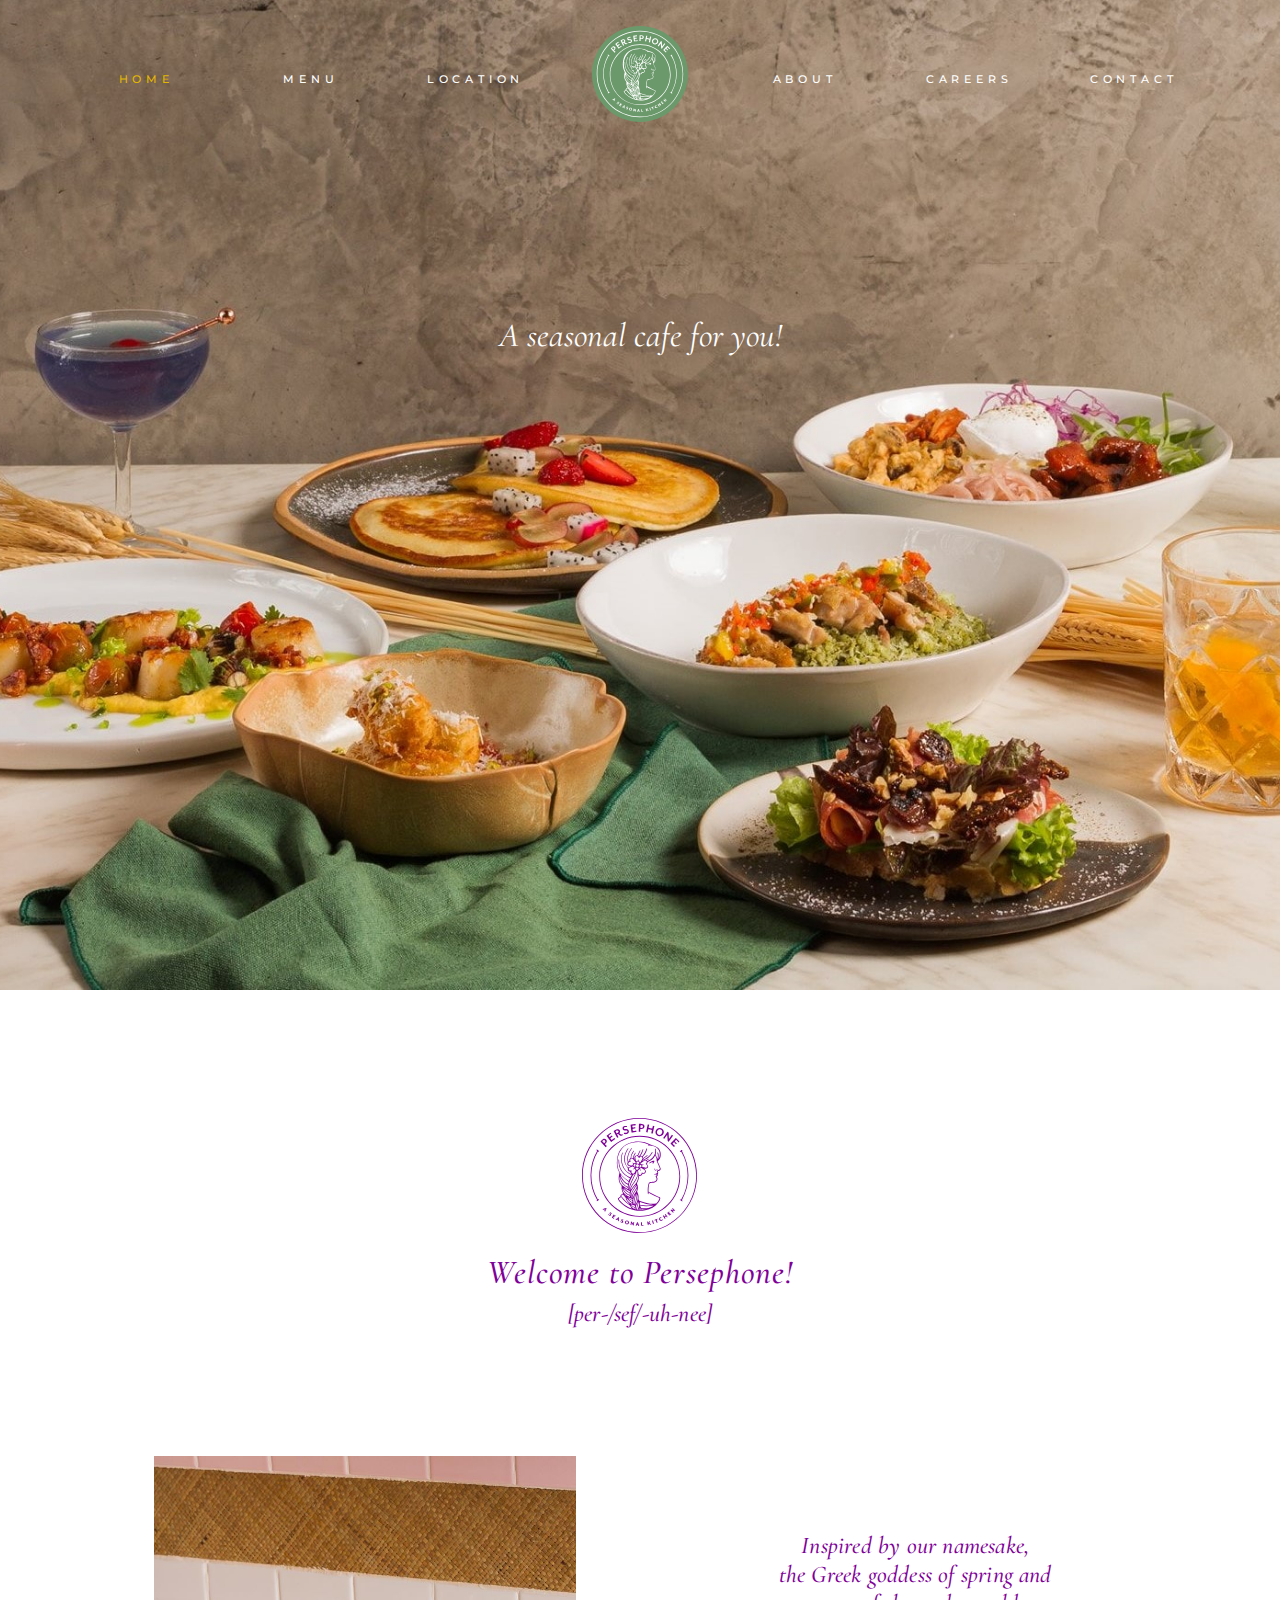
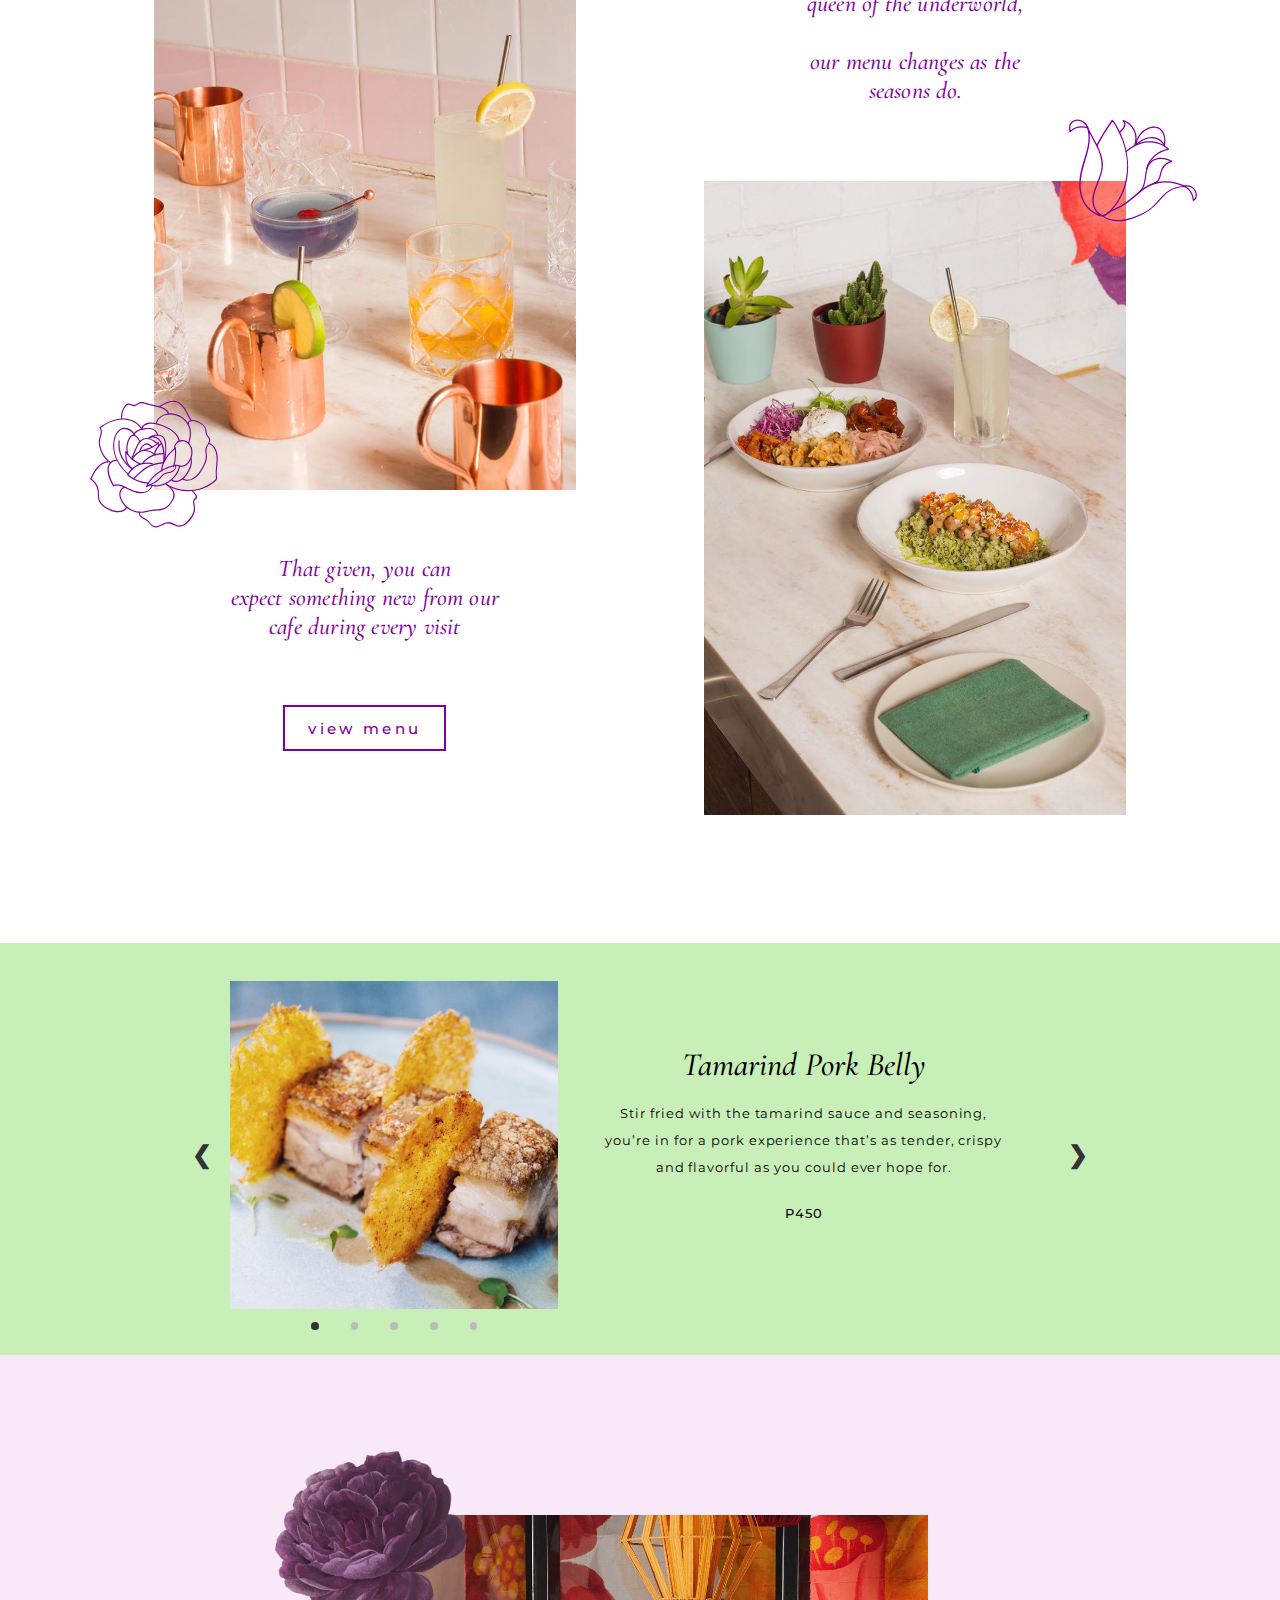
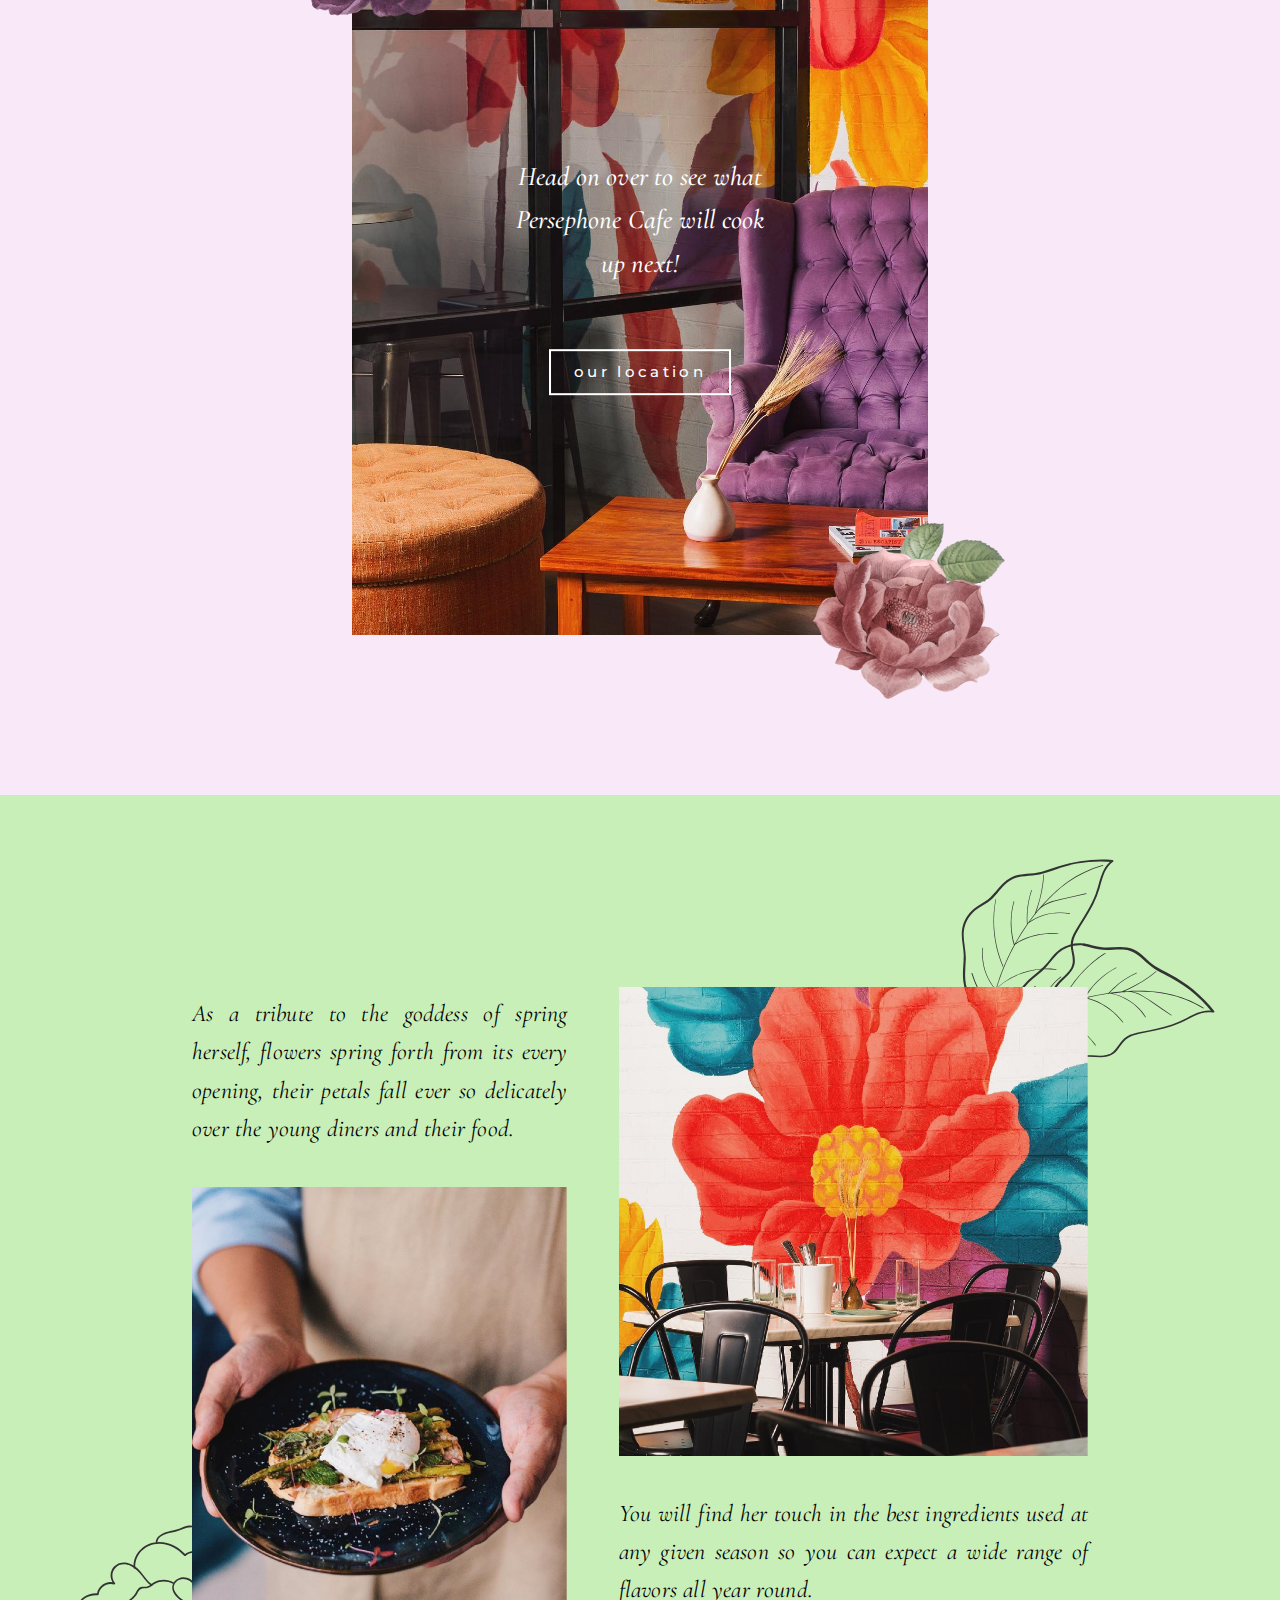
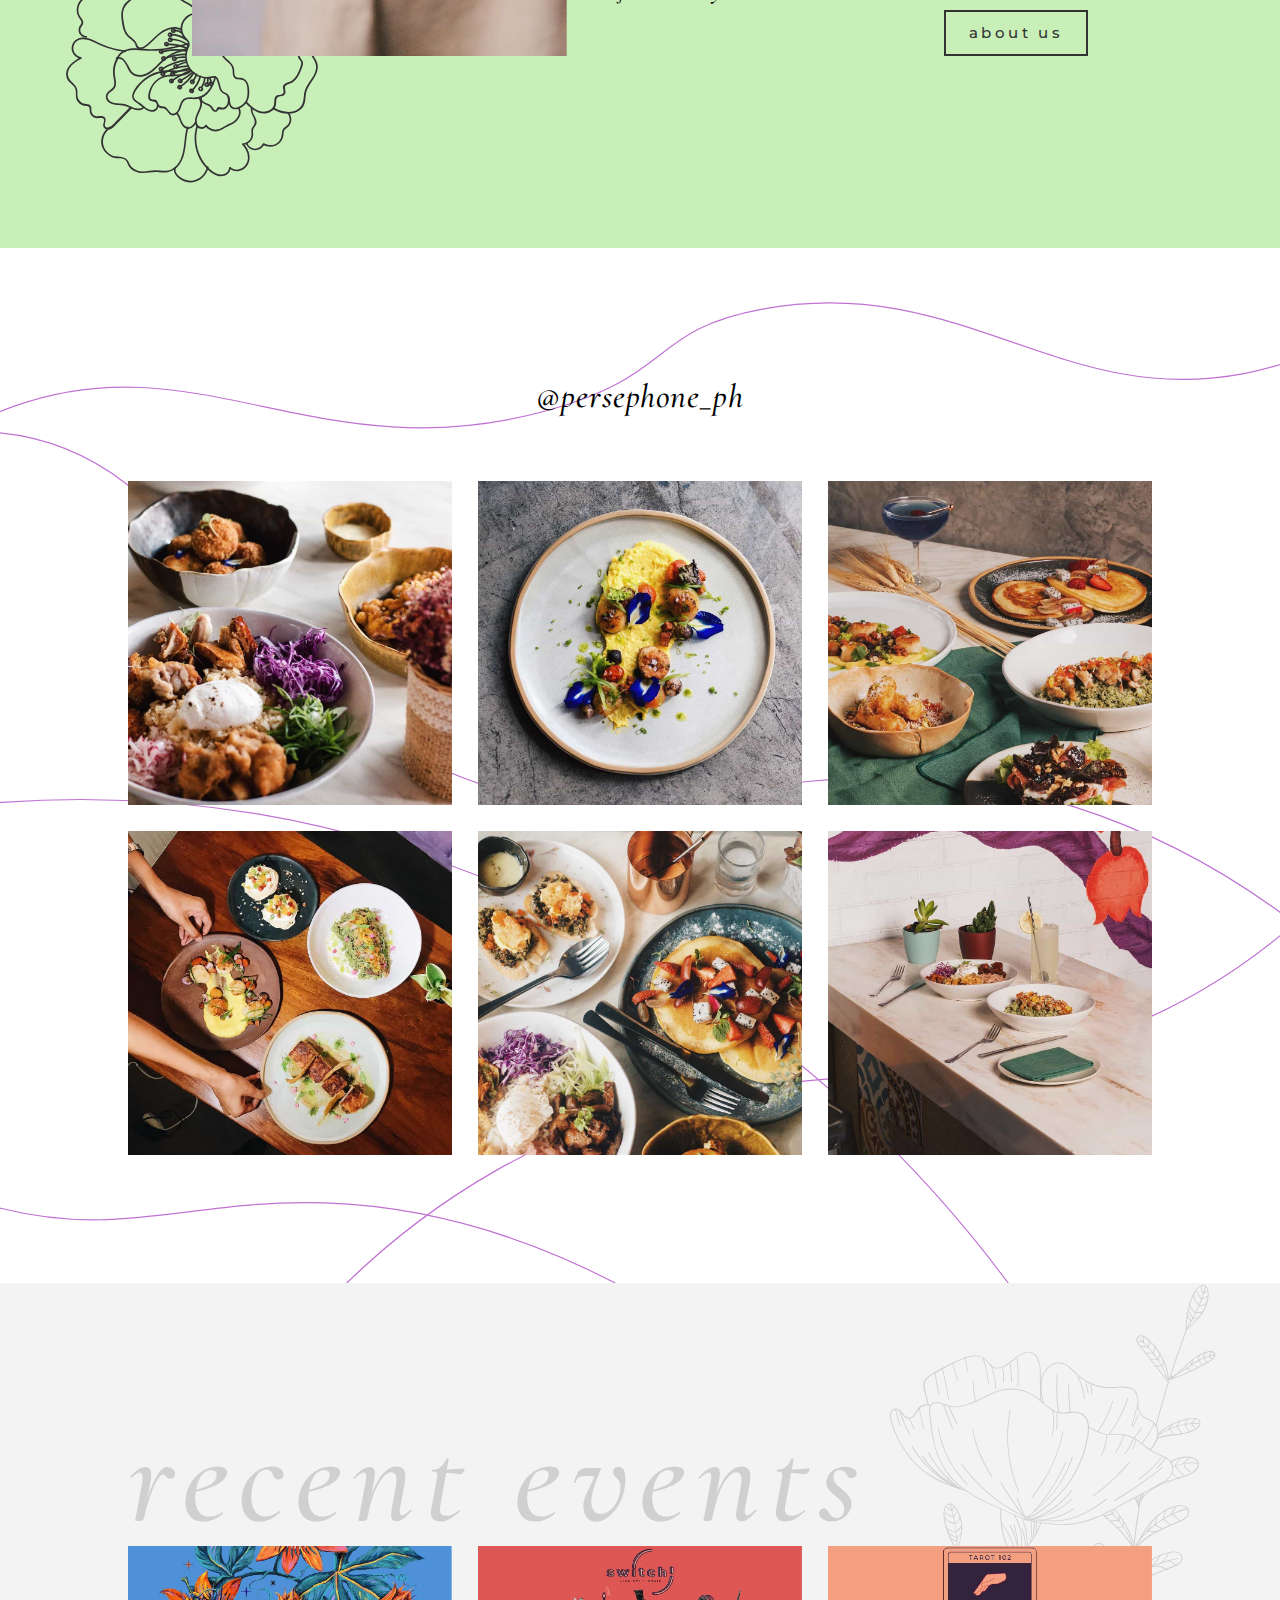
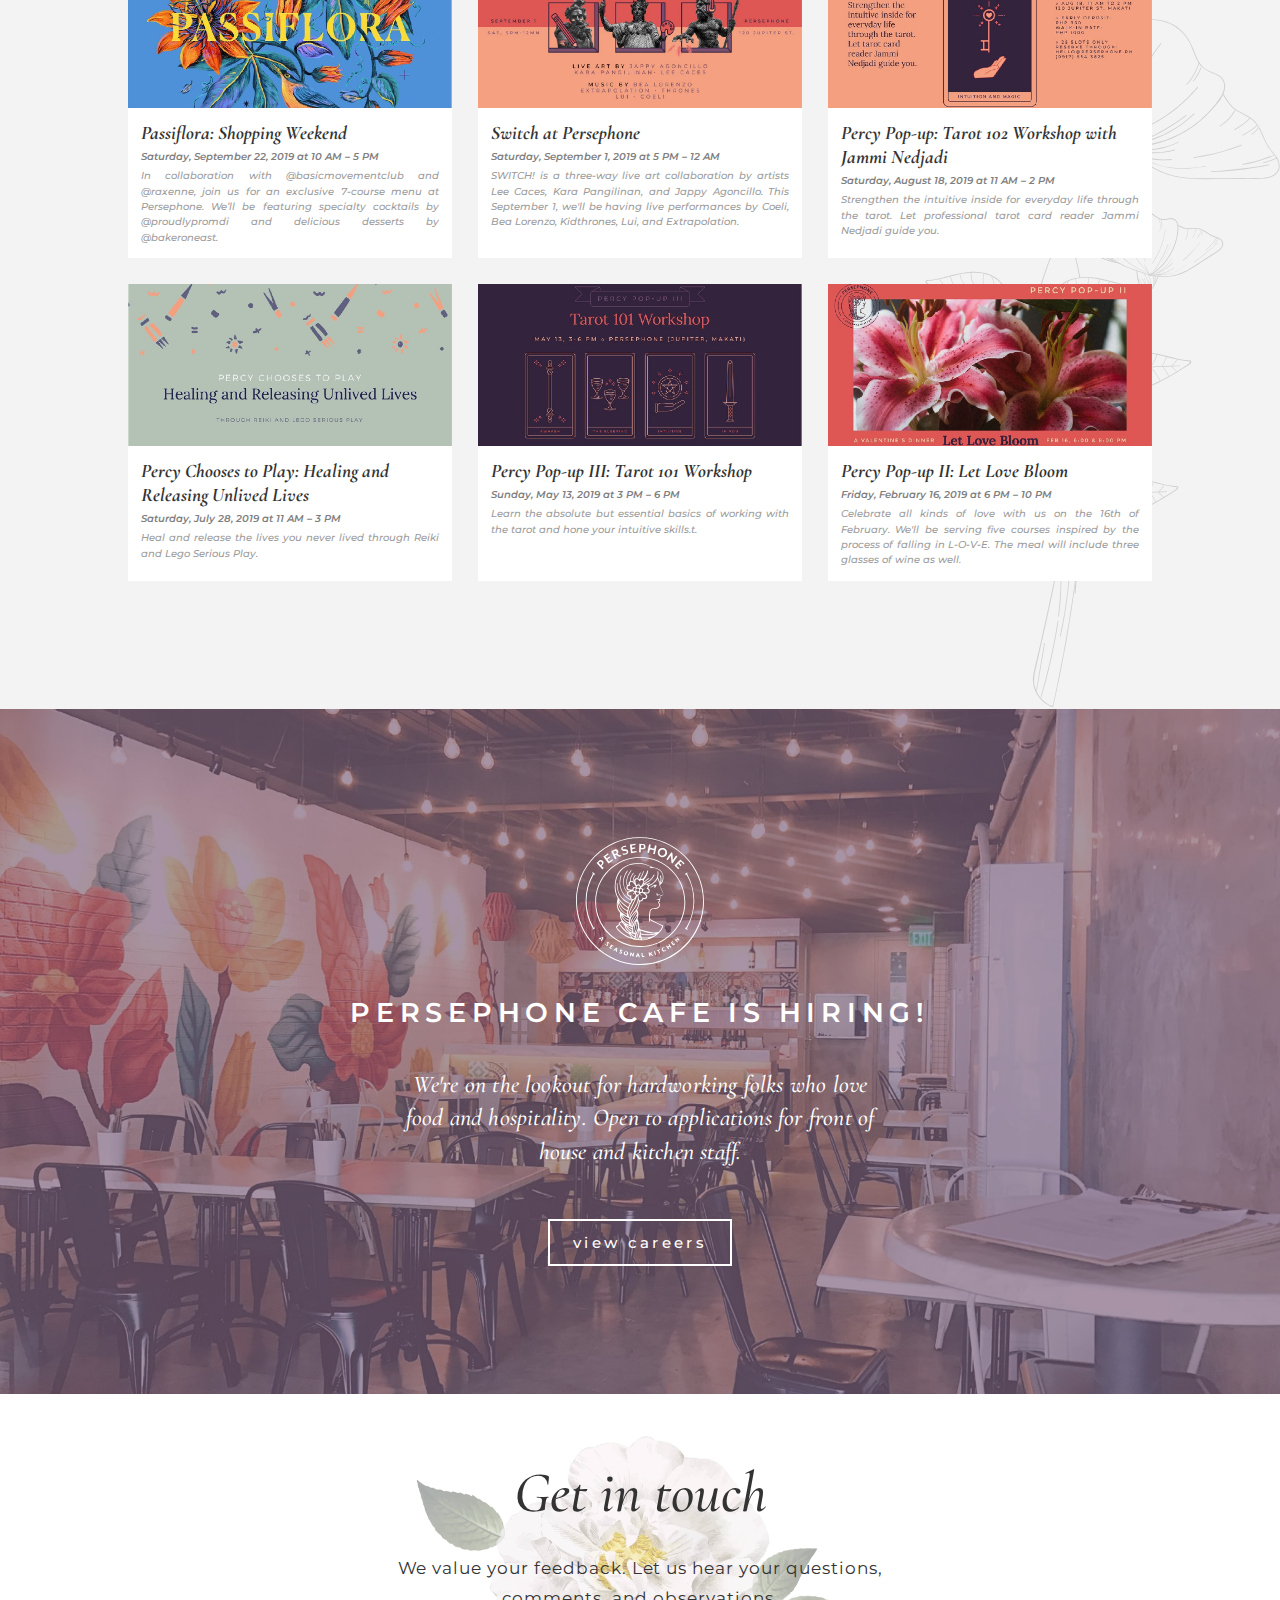
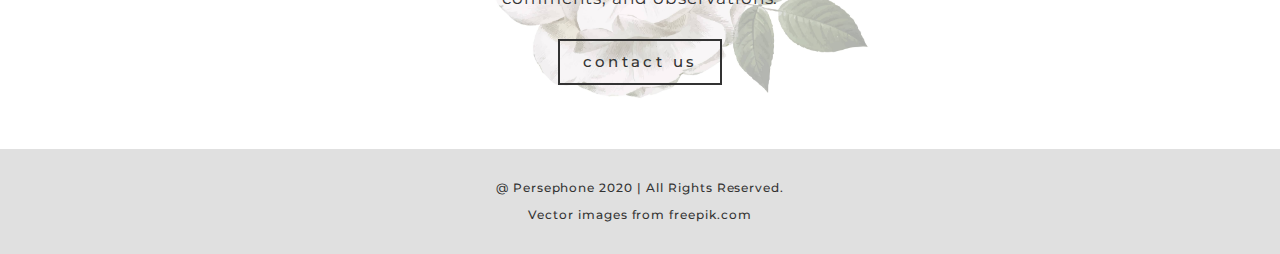
<file: index.html>
<!DOCTYPE html>
<html>
    <head>
        <title>Persephone Café - A Seasonal Kitchen in Manila</title>
        <meta name="viewport" content="width=device-width">
        <meta charset="UTF-8">
        <meta description="Located in the heart of Manila, Philippines, Persephone Café is a seasonal kitchen that serves dishes as colorful and refreshing as its interiors!">
        <link rel="stylesheet" type="text/css" href="CSS/style.css" media="screen" />
        <link href="https://fonts.googleapis.com/css?family=Cormorant+Garamond:300i,400i,500i|Montserrat:400,500,600&display=swap" rel="stylesheet">
        <link rel="icon" href="IMG/favicon.ico" type="image/x-icon"/>
    </head>
    <body class="index">
        <nav>
            <ul>
                <li class="item">
                    <a href="#" class="active">home</a>
                </li>
                <li class="item">
                    <a href="menu.html">menu</a>
                </li>
                <li class="item">
                    <a href="location.html">location</a>
                </li>
                <li>
                    <p class="nav">Persephone Café</p>
                    <embed src="SVG/logo-green.svg" type="image/svg+xml" class="logo"/> 
                    <p class="nav">A Seasonal Kitchen</p>
                </li>
                <li class="item">
                    <a href="about.html">about</a>
                </li>
                <li class="item">
                    <a href="careers.html">careers</a>
                </li>
                <li class="item">
                    <a href="contact.html">contact</a>
                </li>
            </ul>
            <span class="toggle" id="toggle">
                <h1 class="fas fa-bars">&#9776;</h1>
            </span>
        </nav>
		<header class="index">
			<h1>A seasonal cafe for you!</h1>
		</header>
		
		<section class="intro">
            <embed src="SVG/index/logo-purple-line.svg" type="image/svg+xml" class="logo"/> 
			<h2>Welcome to Persephone!</h2>
			<h3>[per-/sef/-uh-nee]</h3>
            <div class="container">
                <div class="left">
                    <div>
                        <img src="IMG/index/left-image.jpg" alt="Persephone Cafe beverages such as cocktails, tequila, and lemonade">
                        <embed src="SVG/index/flower1.svg" type="image/svg+xml" class="flower"/> 
                    </div>
                    <h2>That given, you can<br>expect something new from our<br>cafe during every visit</h2>
                    <a href="menu.html"><div class="button">view menu</div></a>
                </div>
                <div class="right">
                    <h2>Inspired by our namesake,<br>the Greek goddess of spring and<br>queen of the underworld,<br><br>our menu changes as the<br>seasons do.</h2>
                    <div>
                        <img src="IMG/index/right-image.jpg" alt="Persephone Cafe breakfast food bowls with chicken, egg, pork, rice, and vegetables">
                        <embed src="SVG/index/flower2.svg" type="image/svg+xml" class="flower"/> 
                    </div>
                </div>
            </div>
		</section>
		
		<section class="bestsellers">
            <div class="container">
                <div class="bestseller">
                    <div class="container">
                        <div class="left">
                            <img src="IMG/index/best1.jpg" alt="Persephone Cafe Tamarind Pork Belly">
                        </div>
                        <div class="right">
                            <h1>Tamarind Pork Belly</h1>
                            <h2>Stir fried with the tamarind sauce and seasoning, you’re in for a pork experience that’s as tender, crispy and flavorful as you could ever hope for.</h2>
                            <h2 style="font-weight:500">P450</h2>
                        </div>
                    </div>
                </div>

                <div class="bestseller">
                    <div class="container">
                        <div class="left">
                            <img src="IMG/index/best2.jpg" alt="Persephone Cafe Fishball">
                        </div>
                        <div class="right">
                            <h1>Fishball</h1>
                            <h2>This might just be the prettiest version of the classic Filipino street food you’ll ever see. These golden-brown balls are made of cream dory, squid, shrimp, and special secret herbs.</h2>
                            <h2 style="font-weight:500">P185</h2>
                        </div>
                    </div>
                </div>

                <div class="bestseller">
                    <div class="container">
                        <div class="left">
                            <img src="IMG/index/best3.jpg" alt="Persephone Cafe Red Burger">
                        </div>
                        <div class="right">
                            <h1>Red Burger</h1>
                            <h2>With the zing of the soft and tender fried chicken coated in sweet and spicy gochujang, you get a tantalizing tumble of tastes in one bite.</h2>
                            <h2 style="font-weight:500">P345</h2>
                        </div>
                    </div>
                </div>

                <div class="bestseller">
                    <div class="container">
                        <div class="left">
                            <img src="IMG/index/best4.jpg" alt="Persephone Cafe Aviation Tequila">
                        </div>
                        <div class="right">
                            <h1>Aviation</h1>
                            <h2>The underworld play comes in through their own concoctions of cocktails that are served even by day. This drink will surely blend in well with your meals!</h2>
                            <h2 style="font-weight:500">P285</h2>
                        </div>
                    </div>
                </div>

                <div class="bestseller">
                    <div class="container">
                        <div class="left">
                            <img src="IMG/index/best5.jpg" alt="Persephone Cafe Scallop in Corn">
                        </div>
                        <div class="right">
                            <h1>Scallop in Corn</h1>
                            <h2>If you’re looking for something light yet flavorful, the creaminess of this corn puree blends well with the perfectly cooked scallops as well as the tomatoes!</h2>
                            <h2 style="font-weight:500">P465</h2>
                        </div>
                    </div>
                </div>

                <a class="prev" onclick="plusSlides(-1)">&#10094;</a>
                <a class="next" onclick="plusSlides(1)">&#10095;</a>

                <div style="text-align:center" class="dots">
                    <span class="dot"></span> 
                    <span class="dot"></span> 
                    <span class="dot"></span> 
                    <span class="dot"></span> 
                    <span class="dot"></span> 
                </div>
            </div>
        </section>
			
        <section class="location-index">
            <div class="container">
                <img src="IMG/index/location.jpg" alt="Persephone Cafe interiors">
                <div class="center">
                    <h1>Head on over to see what Persephone Cafe will cook up next!</h1>
                    <a href="location.html"><div class="button">our location</div></a>
                </div>
                <img src="IMG/index/flower1.png" alt="Violet flower" class="flower1">
                <img src="IMG/index/flower2.png" alt="Pink flower" class="flower2">
            </div>
        </section>

        <section class="about-index">
            <div class="container">
                <div class="left">
                    <h2>As a tribute to the goddess of spring herself, flowers spring forth from its every opening, their petals fall ever so delicately over the young diners and their food.</h2>
                    <div class="flower">
                        <img src="IMG/index/about-left.png" alt="Persephone Cafe bread toast with egg and asparagus">
                        <embed src="SVG/index/flower3.svg" type="image/svg+xml" class="flower1"/> 
                    </div>
                </div>
                <div class="right">
                    <div class="flower">
                        <embed src="SVG/index/flower4.svg" type="image/svg+xml" class="flower2"/> 
                        <img src="IMG/index/about-right.png" alt="Persephone Cafe interiors and wall art">
                    </div>
                    <h2>You will find her touch in the best ingredients used at any given season so you can expect a wide range of flavors all year round.</h2>
                    <a href="about.html"><div class="button">about us</div></a>
                </div>
            </div>
        </section>

        <section class="instagram">
            <h1>@persephone_ph</h1>
            <div class="container">
                <a href="https://www.instagram.com/p/BkoZqMZgZDk/" target="_blank"><img src="IMG/index/ig1.jpg"></a>
                <a href="https://www.instagram.com/p/Biih2bWBW9M/" target="_blank"><img src="IMG/index/ig2.jpg"></a>
                <a href="https://www.instagram.com/p/BgIdHBiFAah/" target="_blank"><img src="IMG/index/ig3.jpg"></a>
                <a href="https://www.instagram.com/p/Bi0wKvLhApJ/" target="_blank"><img src="IMG/index/ig4.jpg"></a>
                <a href="https://www.instagram.com/p/Bh-e2_thKaU/" target="_blank"><img src="IMG/index/ig5.jpg"></a>
                <a href="https://www.instagram.com/p/BgPzJyXlEWj/" target="_blank"><img src="IMG/index/ig6.jpg"></a>
            </div>
        </section>
			
			<section class="events">
				<h1>recent events</h1>
				<div class="container">
                    <div class="event one">
                        <a href="https://www.facebook.com/events/1117718348382450/" target="_blank">
                            <div>
                                <div class="image"></div>
                                <div class="content">
                                    <h3>Passiflora: Shopping Weekend</h3>
                                    <h4>Saturday, September 22, 2019 at 10 AM – 5 PM</h4>
                                    <h5>In collaboration with @basicmovementclub and @raxenne, join us for an exclusive 7-course menu at Persephone. We’ll be featuring specialty cocktails by @proudlypromdi and delicious desserts by @bakeroneast.</h5>
                                </div>
                            </div>
                        </a>
                    </div>
                    <div class="event two">
                        <a href="https://www.facebook.com/events/321138418456597/" target="_blank">
                            <div>
                                <div class="image"></div>
                                <div class="content">
                                    <h3>Switch at Persephone</h3>
                                    <h4>Saturday, September 1, 2019 at 5 PM – 12 AM</h4>
                                    <h5>SWITCH! is a three-way live art collaboration by artists Lee Caces, Kara Pangilinan, and Jappy Agoncillo. This September 1, we'll be having live performances by Coeli, Bea Lorenzo, Kidthrones, Lui, and Extrapolation.</h5>
                                </div>
                            </div>
                        </a>
                    </div>
                    <div class="event three">
                        <a href="https://www.facebook.com/events/270163597092777/" target="_blank">
                            <div>
                                <div class="image"></div>
                                <div class="content">
                                    <h3>Percy Pop-up: Tarot 102 Workshop with Jammi Nedjadi</h3>
                                    <h4>Saturday, August 18, 2019 at 11 AM – 2 PM</h4>
                                    <h5>Strengthen the intuitive inside for everyday life through the tarot. Let professional tarot card reader Jammi Nedjadi guide you.</h5>
                                </div>
                            </div>
                        </a>
                    </div>
                    <div class="event four">
                        <a href="https://www.facebook.com/events/2153359651576253/" target="_blank">
                            <div>
                                <div class="image"></div>
                                <div class="content">
                                    <h3>Percy Chooses to Play: Healing and Releasing Unlived Lives</h3>
                                    <h4>Saturday, July 28, 2019 at 11 AM – 3 PM</h4>
                                    <h5>Heal and release the lives you never lived through Reiki and Lego Serious Play.</h5>
                                </div>
                            </div>
                        </a>
                    </div>
                    <div class="event five">
                        <a href="https://www.facebook.com/events/181308985851499/" target="_blank">
                            <div>
                                <div class="image"></div>
                                <div class="content">
                                    <h3>Percy Pop-up III: Tarot 101 Workshop</h3>
                                    <h4>Sunday, May 13, 2019 at 3 PM – 6 PM</h4>
                                    <h5>Learn the absolute but essential basics of working with the tarot and hone your intuitive skills.t.</h5>
                                </div>
                            </div>
                        </a>
                    </div>
                    <div class="event six">
                        <a href="https://www.facebook.com/events/1334706809966795/" target="_blank">
                            <div>
                                <div class="image"></div>
                                <div class="content">
                                    <h3>Percy Pop-up II: Let Love Bloom</h3>
                                    <h4>Friday, February 16, 2019 at 6 PM – 10 PM</h4>
                                    <h5>Celebrate all kinds of love with us on the 16th of February. We'll be serving five courses inspired by the process of falling in L-O-V-E. The meal will include three glasses of wine as well.</h5>
                                </div>
                            </div>
                        </a>
                    </div>
				</div>
			</section>
			
			<section class="careers-index">
                <embed src="SVG/index/logo-white-line.svg" type="image/svg+xml" class="logo"/> 
				<h1>PERSEPHONE CAFE IS HIRING!</h1>
				<p>We're on the lookout for hardworking folks who love food and hospitality.
				Open to applications for front of house and kitchen staff.</p>
				<a href="careers.html"><div class="button">view careers</div></a>
			</section>
			
			<section class="contact-index">
				<h1>Get in touch</h1>
				<p>We value your feedback. Let us hear your questions, comments, and observations.</p>
				<a href="careers.html"><div class="button">contact us</div></a>
			</section>
			
			<footer>
				<p>@ Persephone 2020 | All Rights Reserved.</p>
                <p>Vector images from freepik.com</p>
			</footer>
	</body>
    
    <script>
            var slideIndex = 1;
            showSlides(slideIndex);

            function plusSlides(n) {
                showSlides(slideIndex += n);
            }

            function currentSlide(n) {
                showSlides(slideIndex = n);
            }

            function showSlides(n) {
                var i;
                var slides = document.getElementsByClassName("bestseller");
                var dots = document.getElementsByClassName("dot");
                if (n > slides.length) {
                    slideIndex = 1
                }
                if (n < 1) {
                    slideIndex = slides.length
                }
                for (i = 0; i < slides.length; i++) {
                    slides[i].style.display = "none";
                }
                for (i = 0; i < dots.length; i++) {
                    dots[i].className = dots[i].className.replace(" active", "");
                }
                slides[slideIndex-1].style.display = "block";
                dots[slideIndex-1].className += " active";
            }
    </script>
    <script src="JS/index.js"></script>
</html>
</file>
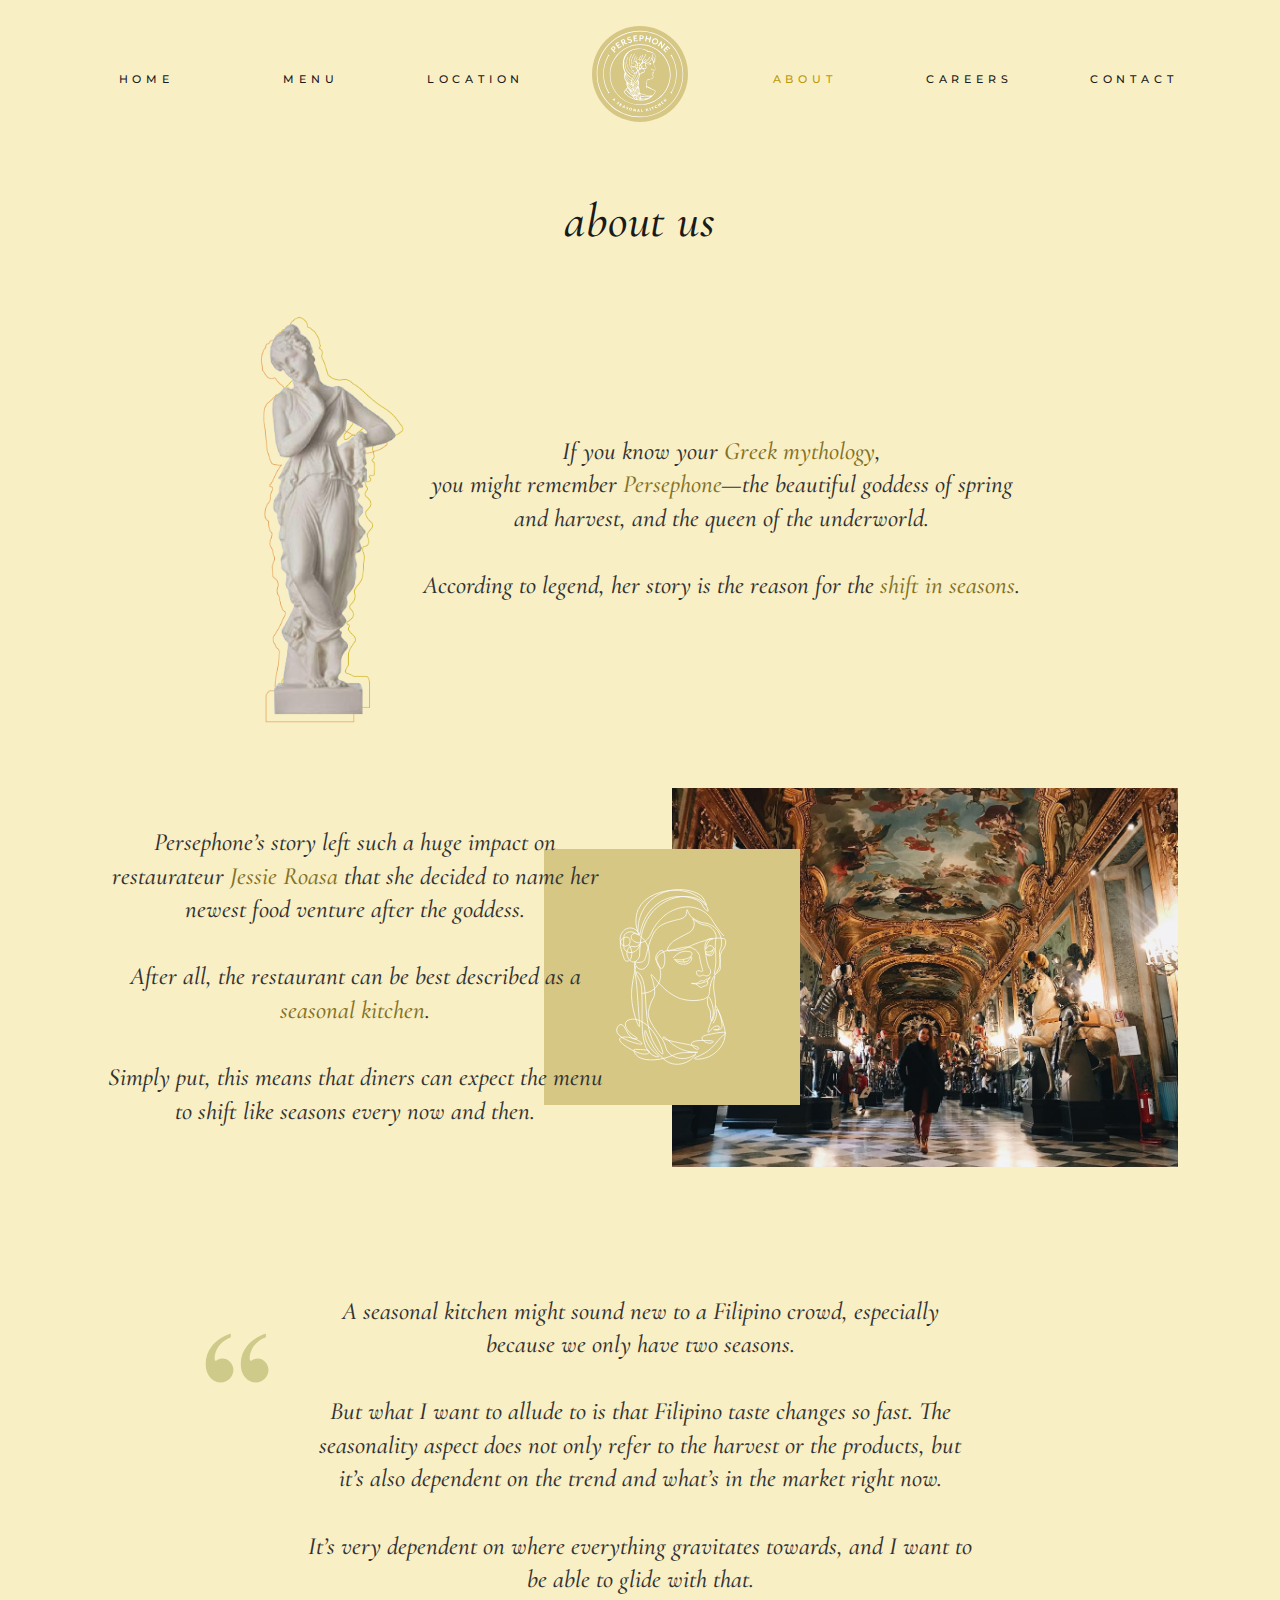
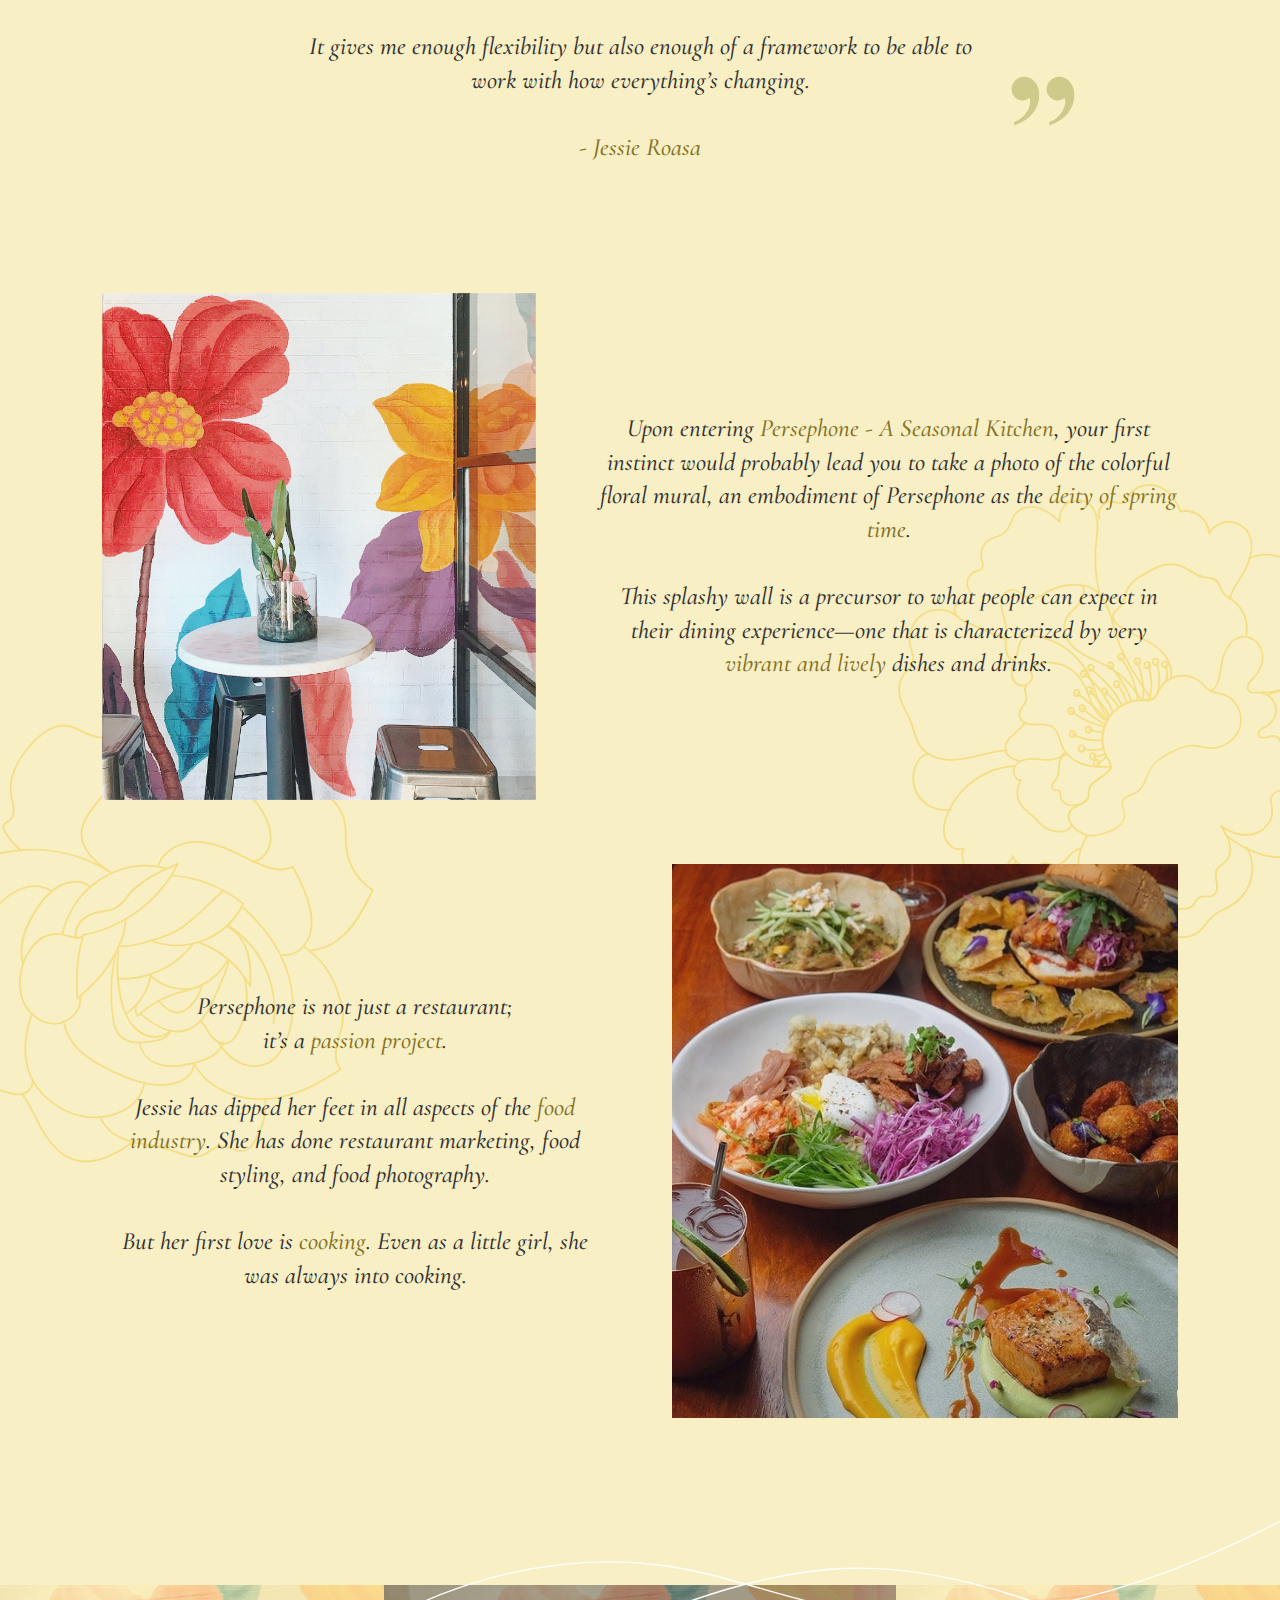
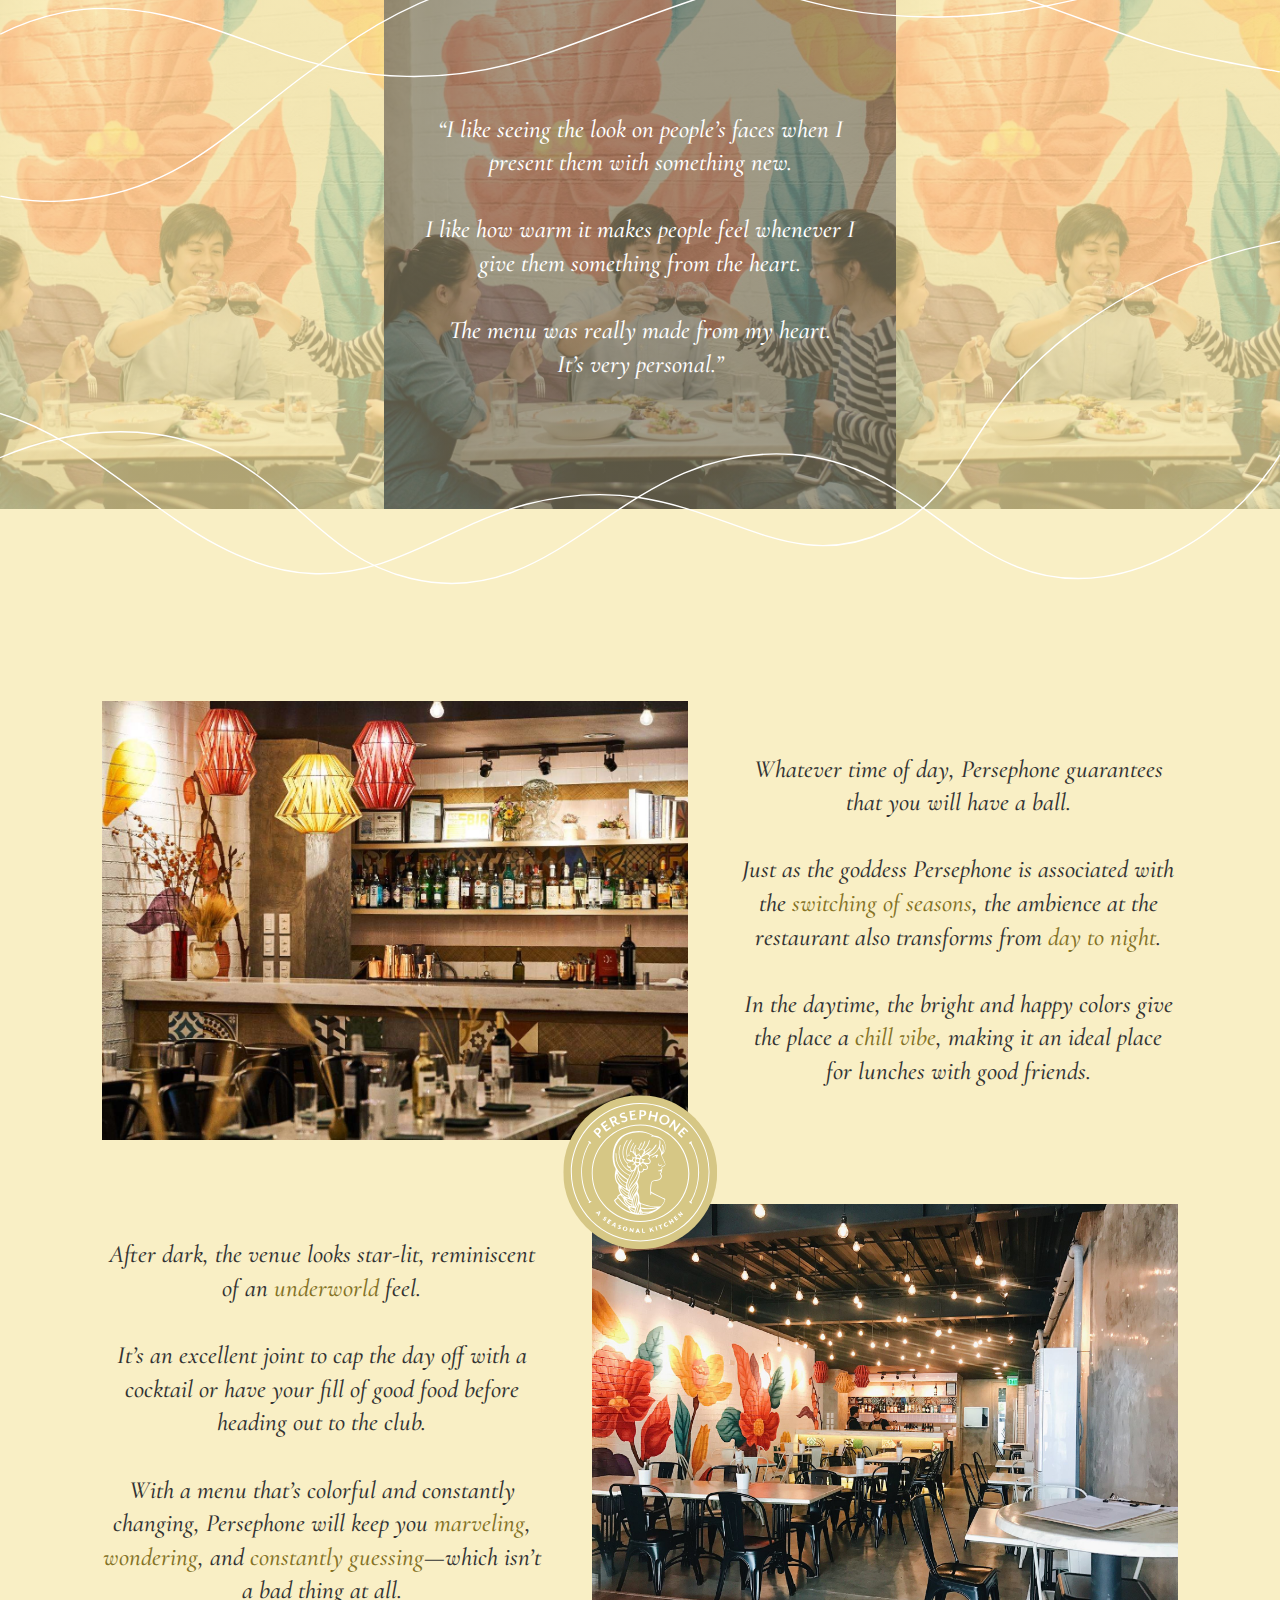
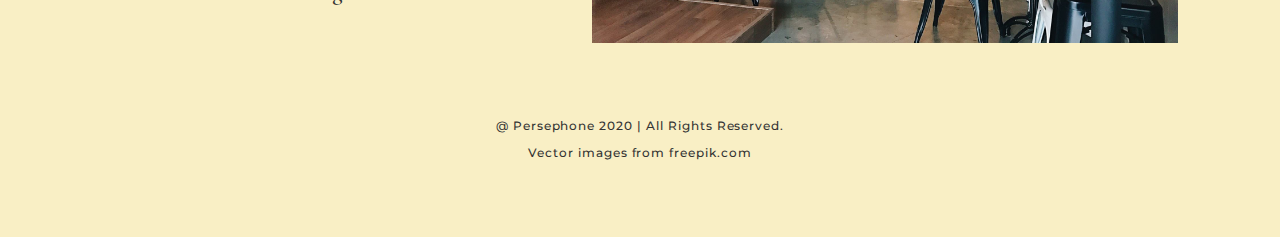
<file: about.html>
<!DOCTYPE html>
<html>
    <head>
        <title>Persephone - About Us</title>
        <meta name="viewport" content="width=device-width">
        <meta charset="UTF-8">
        <link rel="stylesheet" type="text/css" href="CSS/style.css" media="screen" />
        <link href="https://fonts.googleapis.com/css?family=Cormorant+Garamond:300i,400i,500i|Montserrat:400,500,600&display=swap" rel="stylesheet">
        <link rel="icon" href="IMG/favicon.ico" type="image/x-icon"/>
    </head>
    <body class="about">
        <nav>
            <ul>
                <li class="item">
                    <a href="index.html">home</a>
                </li>
                <li class="item">
                    <a href="menu.html">menu</a>
                </li>
                <li class="item">
                    <a href="location.html">location</a>
                </li>
                <li>
                    <p class="nav">Persephone Café</p>
                    <embed src="SVG/about/logo-brown.svg" type="image/svg+xml" class="logo"/> 
                    <p class="nav">A Seasonal Kitchen</p>
                </li>
                <li class="item">
                    <a href="#" class="active">about</a>
                </li>
                <li class="item">
                    <a href="careers.html">careers</a>
                </li>
                <li class="item">
                    <a href="contact.html">contact</a>
                </li>
            </ul>
            <span class="toggle" id="toggle">
                <h1 class="fas fa-bars">&#9776;</h1>
            </span>
        </nav>
		
		<section>
			<h1 class="title">about us</h1>
            <div class="statue">
                <img src="IMG/about/statue.png"/>
                <p>If you know your <span>Greek mythology</span>,<br>you might remember <span>Persephone</span>—the beautiful goddess of spring and harvest, and the queen of the underworld.<br><br>According to legend, her story is the reason for the <span>shift in seasons</span>.</p>
            </div>
			<div class="owner">
				<div class="desc">
                    <p>Persephone’s story left such a huge impact on restaurateur <span>Jessie Roasa</span> that she decided to name her newest food venture after the goddess.<br><br>After all, the restaurant can be best described as a <span>seasonal kitchen</span>.<br><br>Simply put, this means that diners can expect the menu to shift like seasons every now and then.</p>
				</div>
                <div class="image">
                    <embed src="SVG/about/persephone-line.svg" type="image/svg+xml" class="persephone"/> 
                    <img src="IMG/about/jessie.jpg"/>
                </div>
			</div>
			<div class="filipino">
                <embed src="SVG/about/quote.svg" type="image/svg+xml" class="quote1"/> 
				<p>A seasonal kitchen might sound new to a Filipino crowd, especially because we only have two seasons.<br><br>But what I want to allude to is that Filipino taste changes so fast. The seasonality aspect does not only refer to the harvest or the products, but it’s also dependent on the trend and what’s in the market right now.<br><br>It’s very dependent on where everything gravitates towards, and I want to be able to glide with that.<br><br>It gives me enough flexibility but also enough of a framework to be able to work with how everything’s changing.<br><br><span>- Jessie Roasa</span></p>
                <embed src="SVG/about/quote.svg" type="image/svg+xml" class="quote2"/> 
			</div>
            <div class="mural">
                <embed src="SVG/about/flower1.svg" type="image/svg+xml" class="flower"/> 
                <img src="IMG/about/mural.jpg"/>
                <p>Upon entering <span>Persephone - A Seasonal Kitchen</span>, your first instinct would probably lead you to take a photo of the colorful floral mural, an embodiment of Persephone as the <span>deity of spring time</span>.<br><br>This splashy wall is a precursor to what people can expect in their dining experience—one that is characterized by very <span>vibrant and lively</span> dishes and drinks.</p>
			</div>
            <div class="project">
                <embed src="SVG/about/flower2.svg" type="image/svg+xml" class="flower"/> 
                <p>Persephone is not just a restaurant;<br>it’s a <span>passion project</span>.<br><br>Jessie has dipped her feet in all aspects of the <span>food industry</span>. She has done restaurant marketing, food styling, and food photography.<br><br>But her first love is <span>cooking</span>. Even as a little girl, she was always into cooking.</p>
                <img src="IMG/about/project.jpg"/>
			</div>
			<div class="customers">
                <div class="side"></div>
                <div class="middle"><p>“I like seeing the look on people’s faces when I present them with something new.<br><br>I like how warm it makes people feel whenever I give them something from the heart.<br><br>The menu was really made from my heart.<br>It’s very personal.”</p></div>
                <div class="side"></div>
                <embed src="SVG/about/lines1.svg" type="image/svg+xml" class="lines1"/> 
                <embed src="SVG/about/lines2.svg" type="image/svg+xml" class="lines2"/> 
            </div>
			<div class="interiors">
                <div class="interiors-left">
                    <img src="IMG/about/interiors1.jpg">
                    <p>Whatever time of day, Persephone guarantees that you will have a ball.<br><br>Just as the goddess Persephone is associated with the <span>switching of seasons</span>, the ambience at the restaurant also transforms from <span>day to night</span>.<br><br>In the daytime, the bright and happy colors give the place a <span>chill vibe</span>, making it an ideal place for lunches with good friends.</p>
                </div>
                <div class="interiors-right">
					<p>After dark, the venue looks star-lit, reminiscent of an <span>underworld</span> feel.<br><br>It’s an excellent joint to cap the day off with a cocktail or have your fill of good food before heading out to the club.<br><br>With a menu that’s colorful and constantly changing, Persephone will keep you <span>marveling</span>, <span>wondering</span>, and <span>constantly guessing</span>—which isn’t a bad thing at all.</p>
                    <img src="IMG/about/interiors2.jpg">
				</div>
                <embed src="SVG/about/logo-brown.svg" type="image/svg+xml" class="logo"/> 
			</div>
		</section>
        <footer class="second-footer">
            <h6 class="footer">@ Persephone 2020 | All Rights Reserved.</h6>			
            <h6 class="footer">Vector images from freepik.com</h6>
        </footer>
	</body>
    <script src="JS/index.js"></script>
</html>
</file>
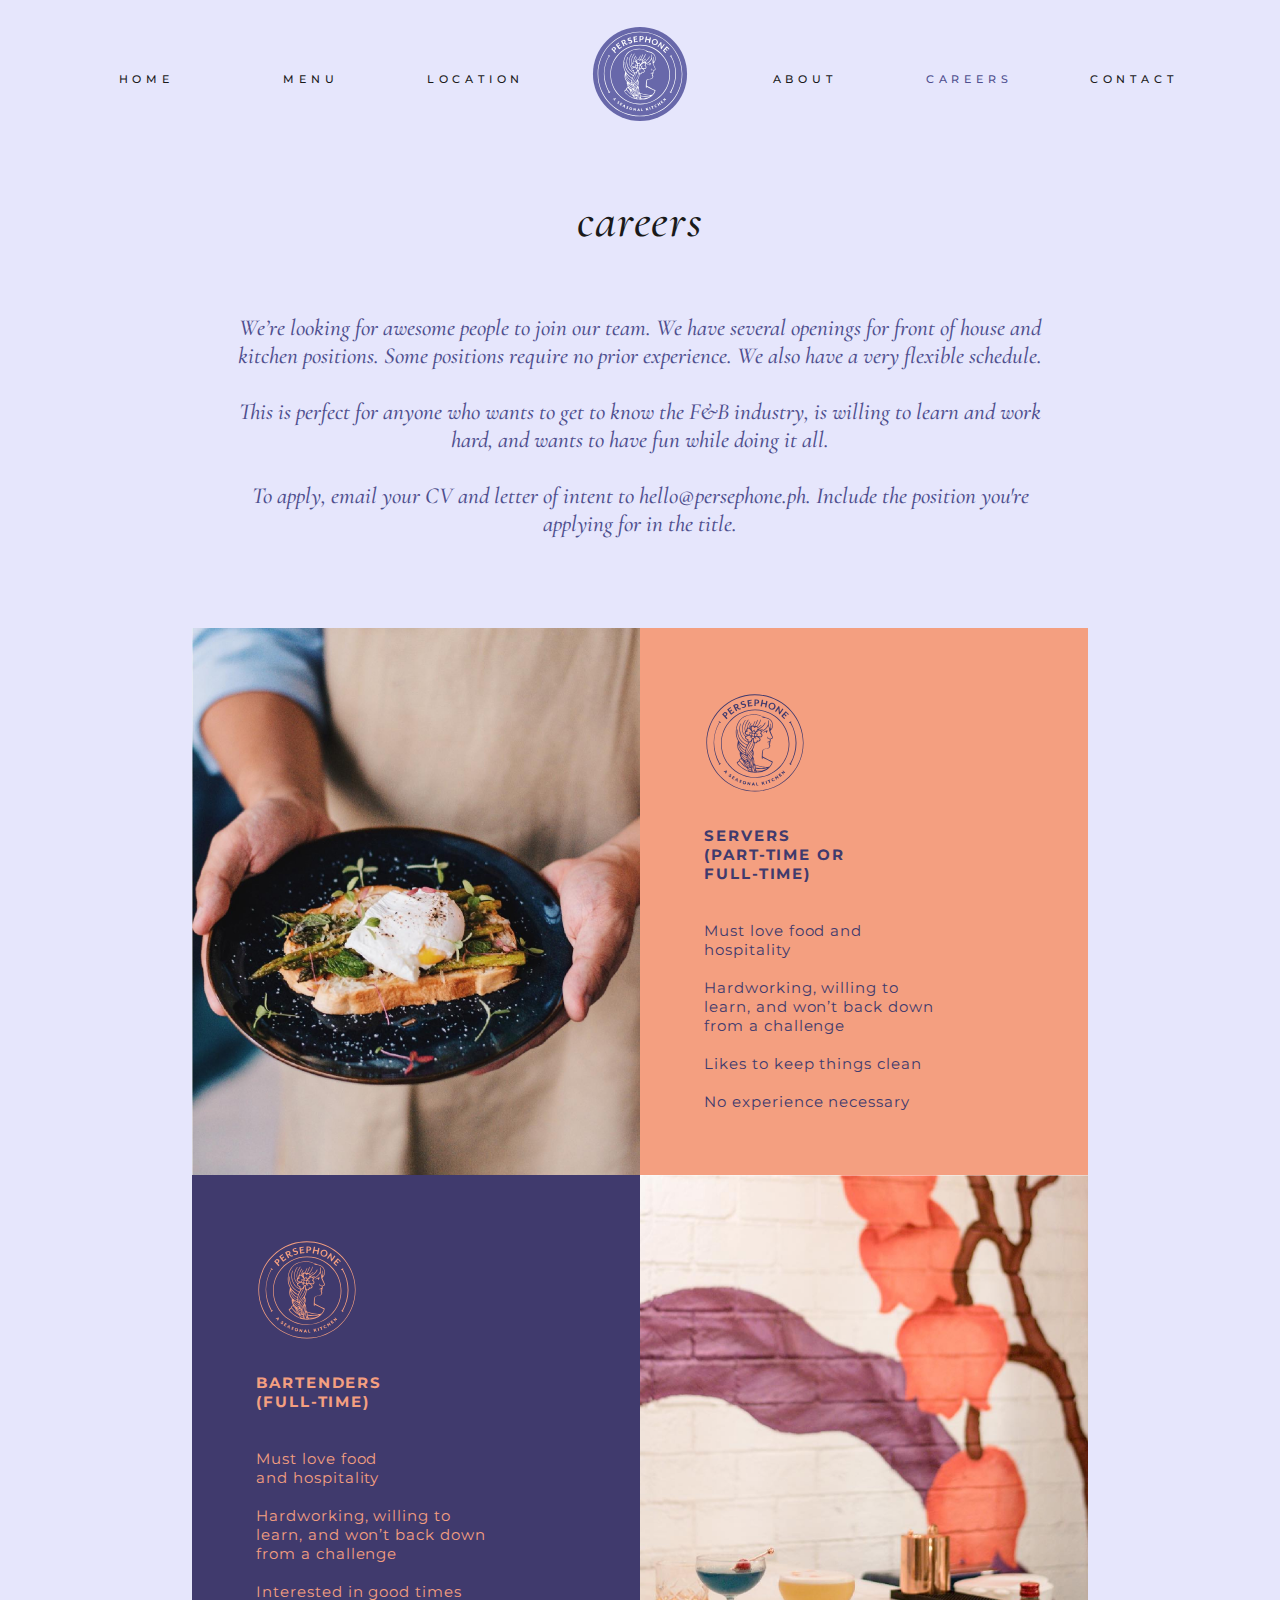
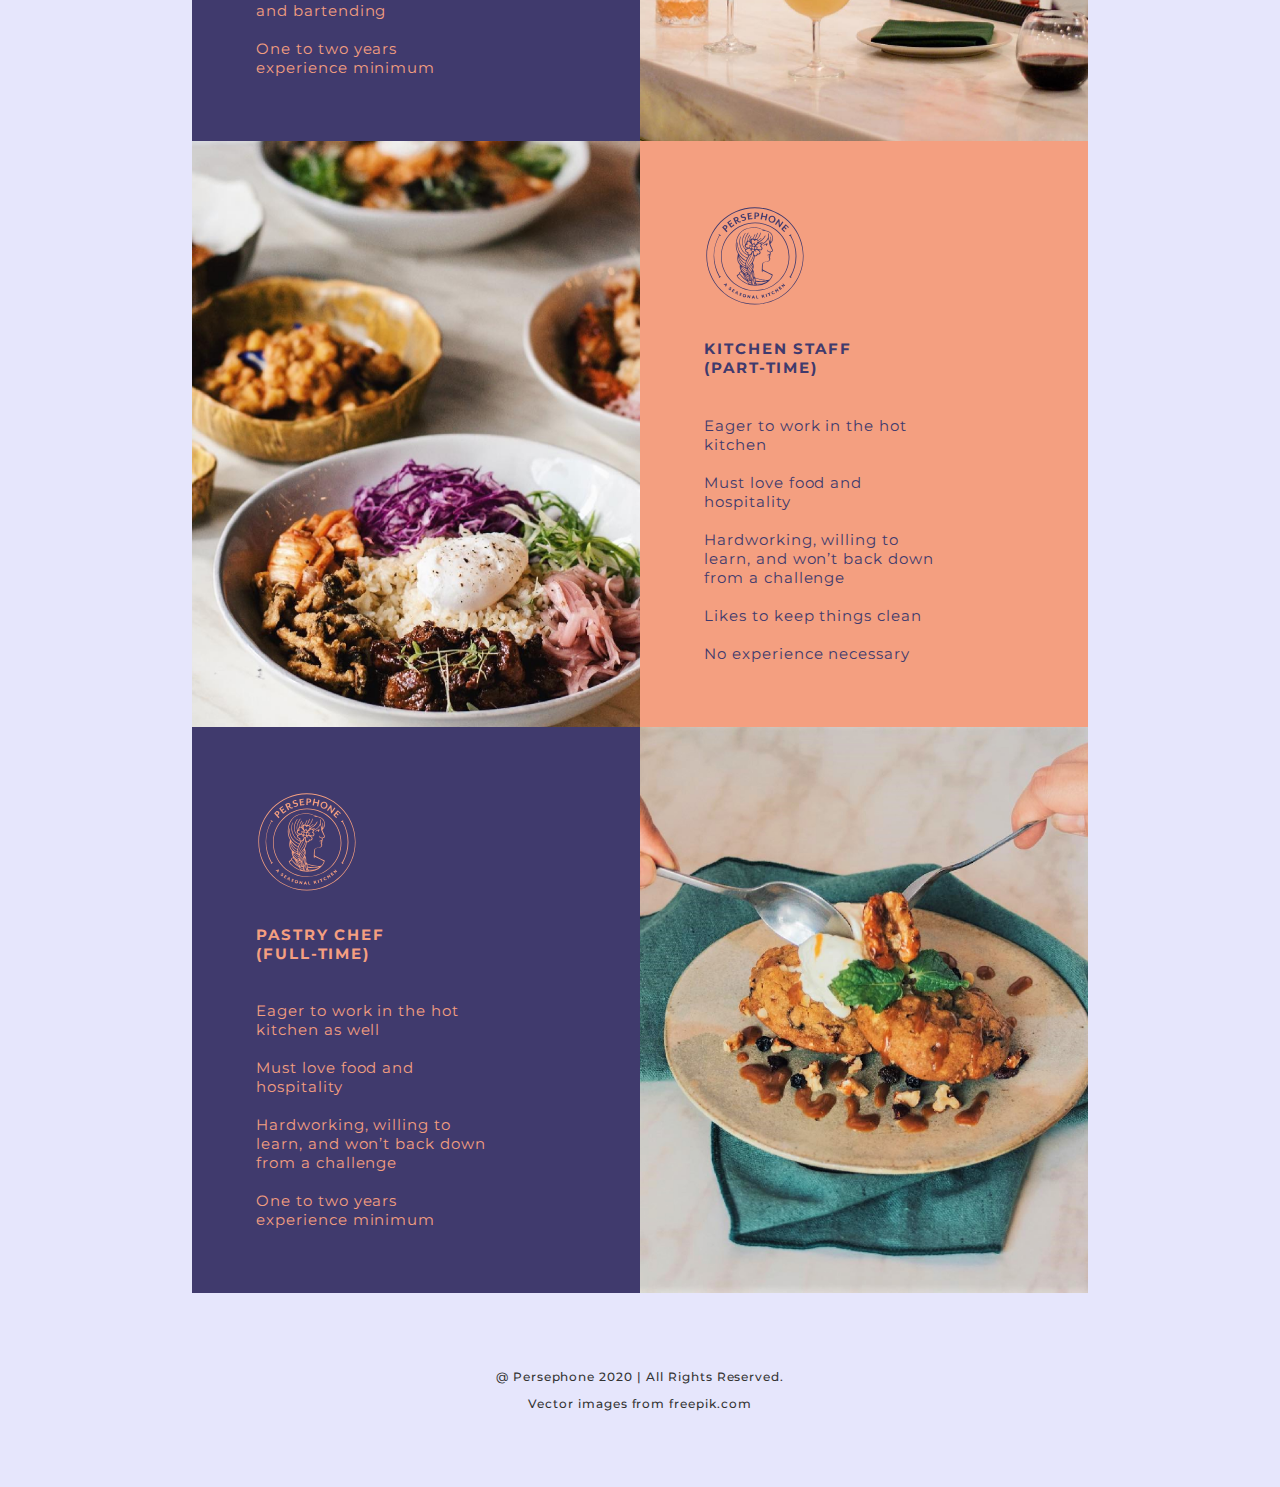
<file: careers.html>
<!DOCTYPE html>
<html>
    <head>
        <title>Persephone - Careers</title>
        <meta name="viewport" content="width=device-width">
        <meta charset="UTF-8">
        <link rel="stylesheet" type="text/css" href="CSS/style.css" media="screen" />
        <link href="https://fonts.googleapis.com/css?family=Cormorant+Garamond:300i,400i,500i|Montserrat:400,500,600&display=swap" rel="stylesheet">
        <link rel="icon" href="IMG/favicon.ico" type="image/x-icon"/>
    </head>
    <body class="careers">
        <nav>
            <ul>
                <li class="item">
                    <a href="index.html">home</a>
                </li>
                <li class="item">
                    <a href="menu.html">menu</a>
                </li>
                <li class="item">
                    <a href="location.html">location</a>
                </li>
                <li>
                    <p class="nav">Persephone Café</p>
                    <embed src="SVG/careers/logo-blue.svg" type="image/svg+xml" class="logo"/> 
                    <p class="nav">A Seasonal Kitchen</p>
                </li>
                <li class="item">
                    <a href="about.html">about</a>
                </li>
                <li class="item">
                    <a href="#" class="active">careers</a>
                </li>
                <li class="item">
                    <a href="contact.html">contact</a>
                </li>
            </ul>
            <span class="toggle" id="toggle">
                <h1 class="fas fa-bars">&#9776;</h1>
            </span>
        </nav>
		
		<section>
			<h1 class="title">careers</h1>
			<h2>We’re looking for awesome people to join our team. We have several openings for front of house and kitchen positions. Some positions require no prior experience. We also have a very flexible schedule.<br><br>
			This is perfect for anyone who wants to get to know the F&B industry, is willing to learn and work hard, and wants to have fun while doing it all.<br><br>
			To apply, email your CV and letter of intent to hello@persephone.ph. Include the position you're applying for in the title.</h2>
            <div class="container">
                <div class="row one">
                    <div class="image"></div>
                    <div class="content">
                        <embed src="SVG/careers/logo-blue-line.svg" type="image/svg+xml"/> 
                        <h3>SERVERS<br>(PART-TIME OR<br>FULL-TIME)</h3>
                        <h4>Must love food and<br>hospitality<br><br>Hardworking, willing to<br>learn, and won’t back down<br>from a challenge<br><br>Likes to keep things clean<br><br>No experience necessary</h4>
                    </div>
                </div>
                <div class="row two">
                    <div class="content">
                        <embed src="SVG/careers/logo-peach-line.svg" type="image/svg+xml"/> 
                        <h3>BARTENDERS<br>(FULL-TIME)</h3>
                        <h4>Must love food<br>and hospitality<br><br>Hardworking, willing to<br>learn, and won’t back down<br>from a challenge<br><br>Interested in good times<br>and bartending<br><br>One to two years<br>experience minimum</h4>
                    </div>
                    <div class="image"></div>
                </div>
                <div class="row three">
                    <div class="image"></div>
                    <div class="content">
                        <embed src="SVG/careers/logo-blue-line.svg" type="image/svg+xml"/> 
                        <h3>KITCHEN STAFF<br>(PART-TIME)</h3>
                        <h4>Eager to work in the hot<br>kitchen<br><br>Must love food and<br>hospitality<br><br>Hardworking, willing to<br>learn, and won’t back down<br>from a challenge<br><br>Likes to keep things clean<br><br>No experience necessary</h4>
                    </div>
                </div>
                <div class="row four">
                    <div class="content">
                        <embed src="SVG/careers/logo-peach-line.svg" type="image/svg+xml"/> 
                        <h3>PASTRY CHEF<br>(FULL-TIME)</h3>
                        <h4>Eager to work in the hot<br>kitchen as well<br><br>Must love food and<br>hospitality<br><br>Hardworking, willing to<br>learn, and won’t back down<br>from a challenge<br><br>One to two years<br>experience minimum</h4>
                    </div>
                    <div class="image"></div>
                </div>
            </div>
		</section>
        <footer class="second-footer">
            <h6 class="footer">@ Persephone 2020 | All Rights Reserved.</h6>			
            <h6 class="footer">Vector images from freepik.com</h6>
        </footer>
	</body>
    <script src="JS/index.js"></script>
</html>
</file>
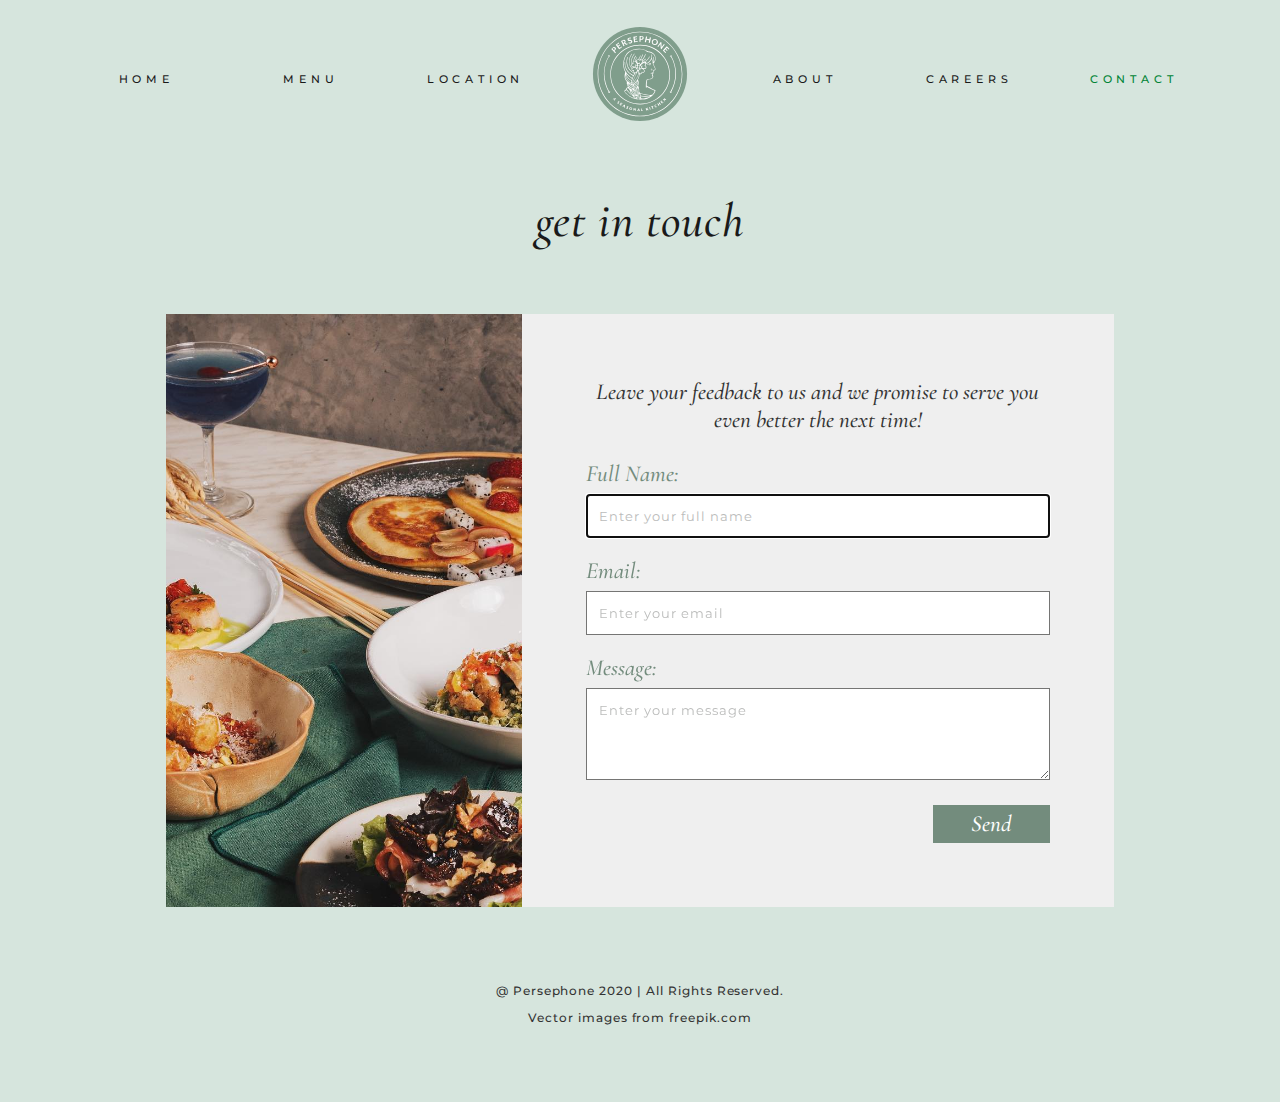
<file: contact.html>
<!DOCTYPE html>
<html>
    <head>
        <title>Persephone - Contact</title>
        <meta name="viewport" content="width=device-width">
        <meta charset="UTF-8">
        <link rel="stylesheet" type="text/css" href="CSS/style.css" media="screen" />
        <link href="https://fonts.googleapis.com/css?family=Cormorant+Garamond:300i,400i,500i|Montserrat:400,500,600&display=swap" rel="stylesheet">
        <link rel="icon" href="IMG/favicon.ico" type="image/x-icon"/>
    </head>
    <body class="contact">
        <nav>
            <ul>
                <li class="item">
                    <a href="index.html">home</a>
                </li>
                <li class="item">
                    <a href="menu.html">menu</a>
                </li>
                <li class="item">
                    <a href="location.html">location</a>
                </li>
                <li>
                    <p class="nav">Persephone Café</p>
                    <embed src="SVG/contact/logo-grey.svg" type="image/svg+xml" class="logo"/> 
                    <p class="nav">A Seasonal Kitchen</p>
                </li>
                <li class="item">
                    <a href="about.html">about</a>
                </li>
                <li class="item">
                    <a href="careers.html">careers</a>
                </li>
                <li class="item">
                    <a href="#" class="active">contact</a>
                </li>
            </ul>
            <span class="toggle" id="toggle">
                <h1 class="fas fa-bars">&#9776;</h1>
            </span>
        </nav>
		
		<section>
            <h1 class="title">get in touch</h1>
            <div class="form">
                <div class="image"></div>
                <form>
                    <h2>Leave your feedback to us and we promise to serve you even better the next time!</h2>
                    <p>Full Name:</p>
                    <input type="text" name="name" placeholder="Enter your full name" required autofocus>
                    <p>Email:</p>
                    <input type="email" name="email" placeholder="Enter your email" required>
                    <p>Message:</p>
                    <textarea name="comment" rows="4" cols="60" required placeholder="Enter your message"></textarea>
                    <div class="submit">
                        <input name="submit" type="submit" value="Send">
                    </div>
                </form>
            </div>
		</section>
        <footer class="second-footer">
            <h6 class="footer">@ Persephone 2020 | All Rights Reserved.</h6>			
            <h6 class="footer">Vector images from freepik.com</h6>
        </footer>
	</body>
    <script src="JS/index.js"></script>
</html>
</file>
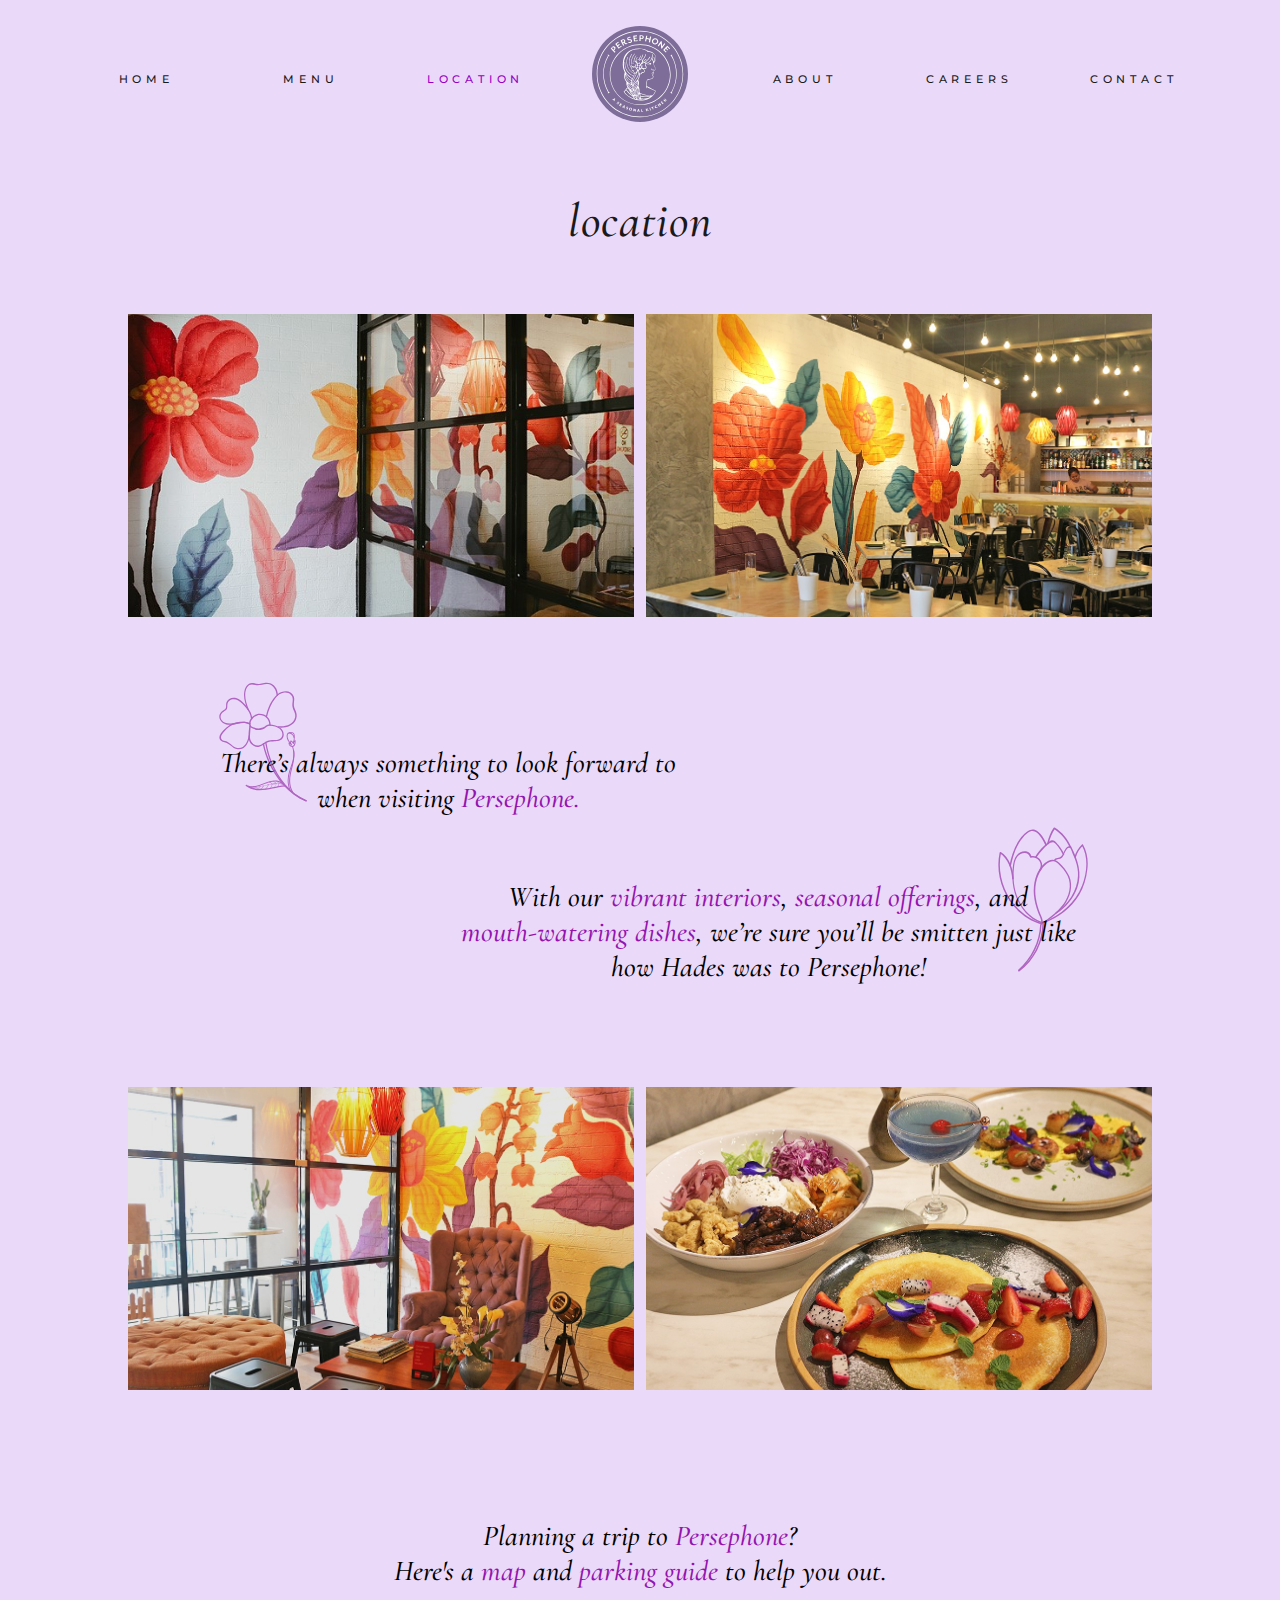
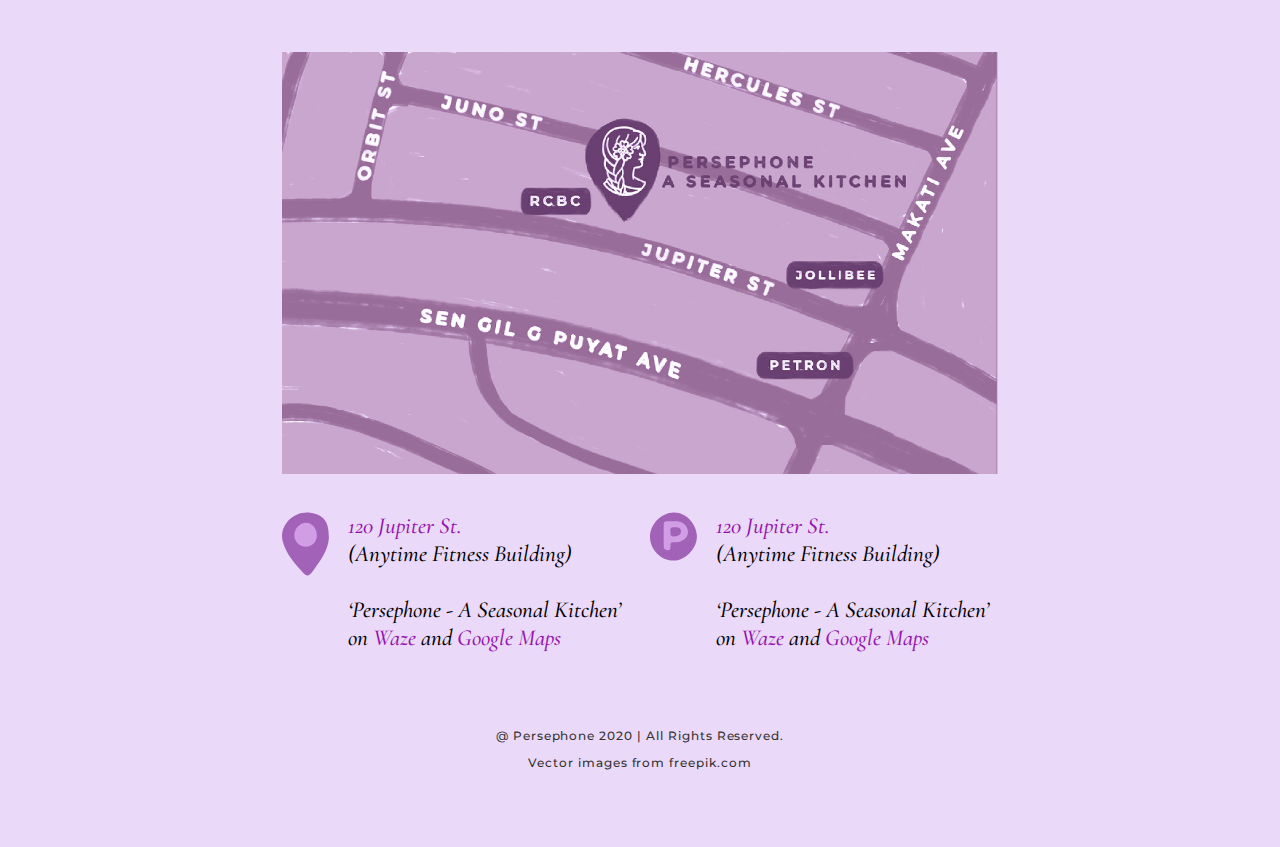
<file: location.html>
<!DOCTYPE html>
<html>
    <head>
        <title>Persephone - Location</title>
        <meta name="viewport" content="width=device-width">
        <meta charset="UTF-8">
        <link rel="stylesheet" type="text/css" href="CSS/style.css" media="screen" />
        <link href="https://fonts.googleapis.com/css?family=Cormorant+Garamond:300i,400i,500i|Montserrat:400,500,600&display=swap" rel="stylesheet">
        <link rel="icon" href="IMG/favicon.ico" type="image/x-icon"/>
    </head>
    <body class="location">
        <nav>
            <ul>
                <li class="item">
                    <a href="index.html">home</a>
                </li>
                <li class="item">
                    <a href="menu.html">menu</a>
                </li>
                <li class="item">
                    <a href="#" class="active">location</a>
                </li>
                <li>
                    <p class="nav">Persephone Café</p>
                    <embed src="SVG/location/logo-purple.svg" type="image/svg+xml" class="logo"/> 
                    <p class="nav">A Seasonal Kitchen</p>
                </li>
                <li class="item">
                    <a href="about.html">about</a>
                </li>
                <li class="item">
                    <a href="careers.html">careers</a>
                </li>
                <li class="item">
                    <a href="contact.html">contact</a>
                </li>
            </ul>
            <span class="toggle" id="toggle">
                <h1 class="fas fa-bars">&#9776;</h1>
            </span>
        </nav>
		
		<section>
			<h1 class="title">location</h1>
            <div class="row row1">
                <div class="column one"></div>
                <div class="column two"></div>
            </div>
            <div class="desc1">
                <embed src="SVG/location/flower1.svg" type="image/svg+xml" class="flower1"/> 
                <h2>There’s always something to look forward to when visiting <span class="purple">Persephone.</span></h2>
            </div>
            <div class="desc2">
                <embed src="SVG/location/flower2.svg" type="image/svg+xml" class="flower2"/> 
                <h2>With our <span class="purple">vibrant interiors</span>, <span class="purple">seasonal offerings</span>, and <span class="purple">mouth&#8209;watering dishes</span>, we’re sure you’ll be smitten just like how Hades was to Persephone!</h2>
            </div>
            <div class="row row1">
                <div class="column three"></div>
                <div class="column four"></div>
            </div>
			<h2 class="question">Planning a trip to <span>Persephone</span>?<br>
			Here's a <span>map</span> and <span>parking guide</span> to help you out.</h2>
			<img class="direction" src="IMG/location/direction.png">
            <div class="directions">
                <div class="image">
                    <embed src="SVG/location/location.svg" type="image/svg+xml"/> 
                </div>
                <div class="text">
                    <h2><span>120 Jupiter St.</span><br>(Anytime Fitness Building)<br><br>‘Persephone - A Seasonal Kitchen’<br>on <span>Waze</span> and <span>Google Maps</span></h2>
                </div>
                <div class="image">
                    <embed src="SVG/location/parking.svg" type="image/svg+xml"/> 
                </div>
                <div class="text">
                    <h2><span>120 Jupiter St.</span><br>(Anytime Fitness Building)<br><br>‘Persephone - A Seasonal Kitchen’<br>on <span>Waze</span> and <span>Google Maps</span></h2>
                </div>
            </div>
		</section>
        <footer class="second-footer">
            <h6 class="footer">@ Persephone 2020 | All Rights Reserved.</h6>			
            <h6 class="footer">Vector images from freepik.com</h6>
        </footer>
	</body>
    <script src="JS/index.js"></script>
</html>
</file>
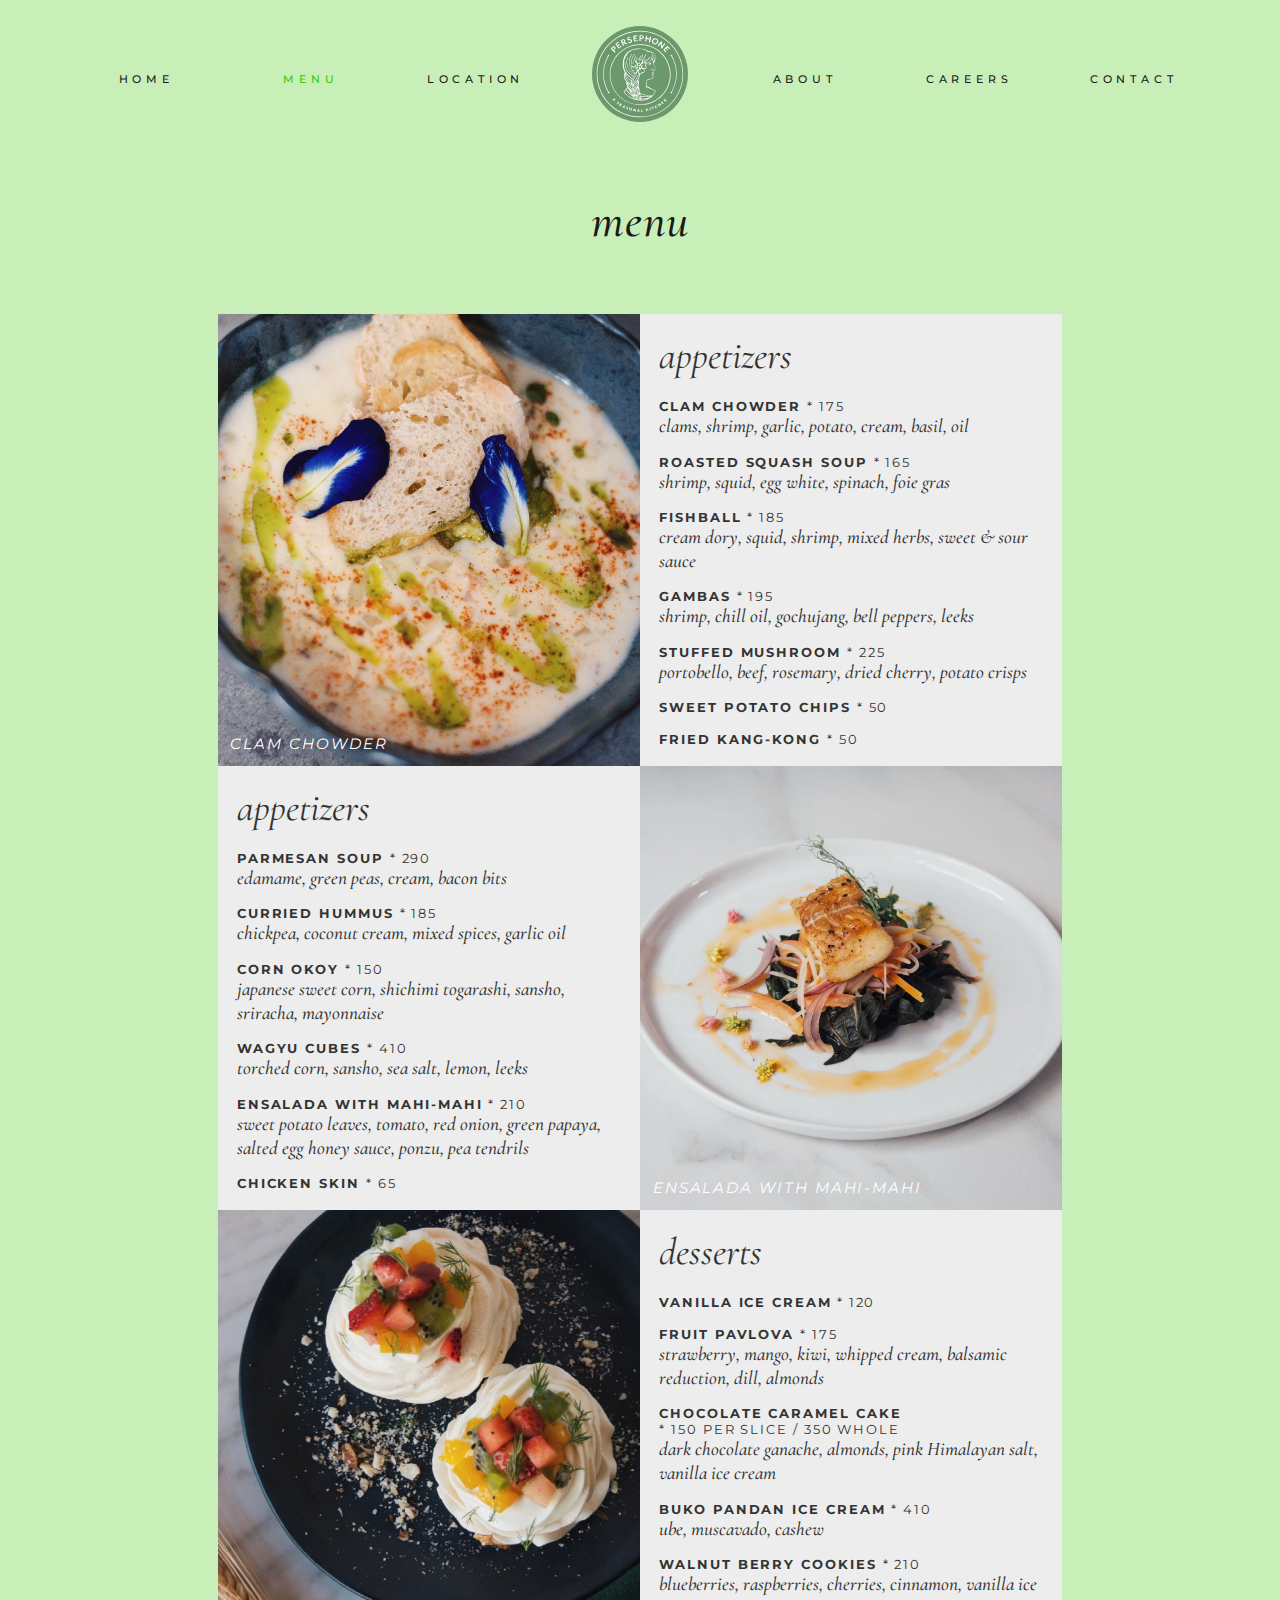
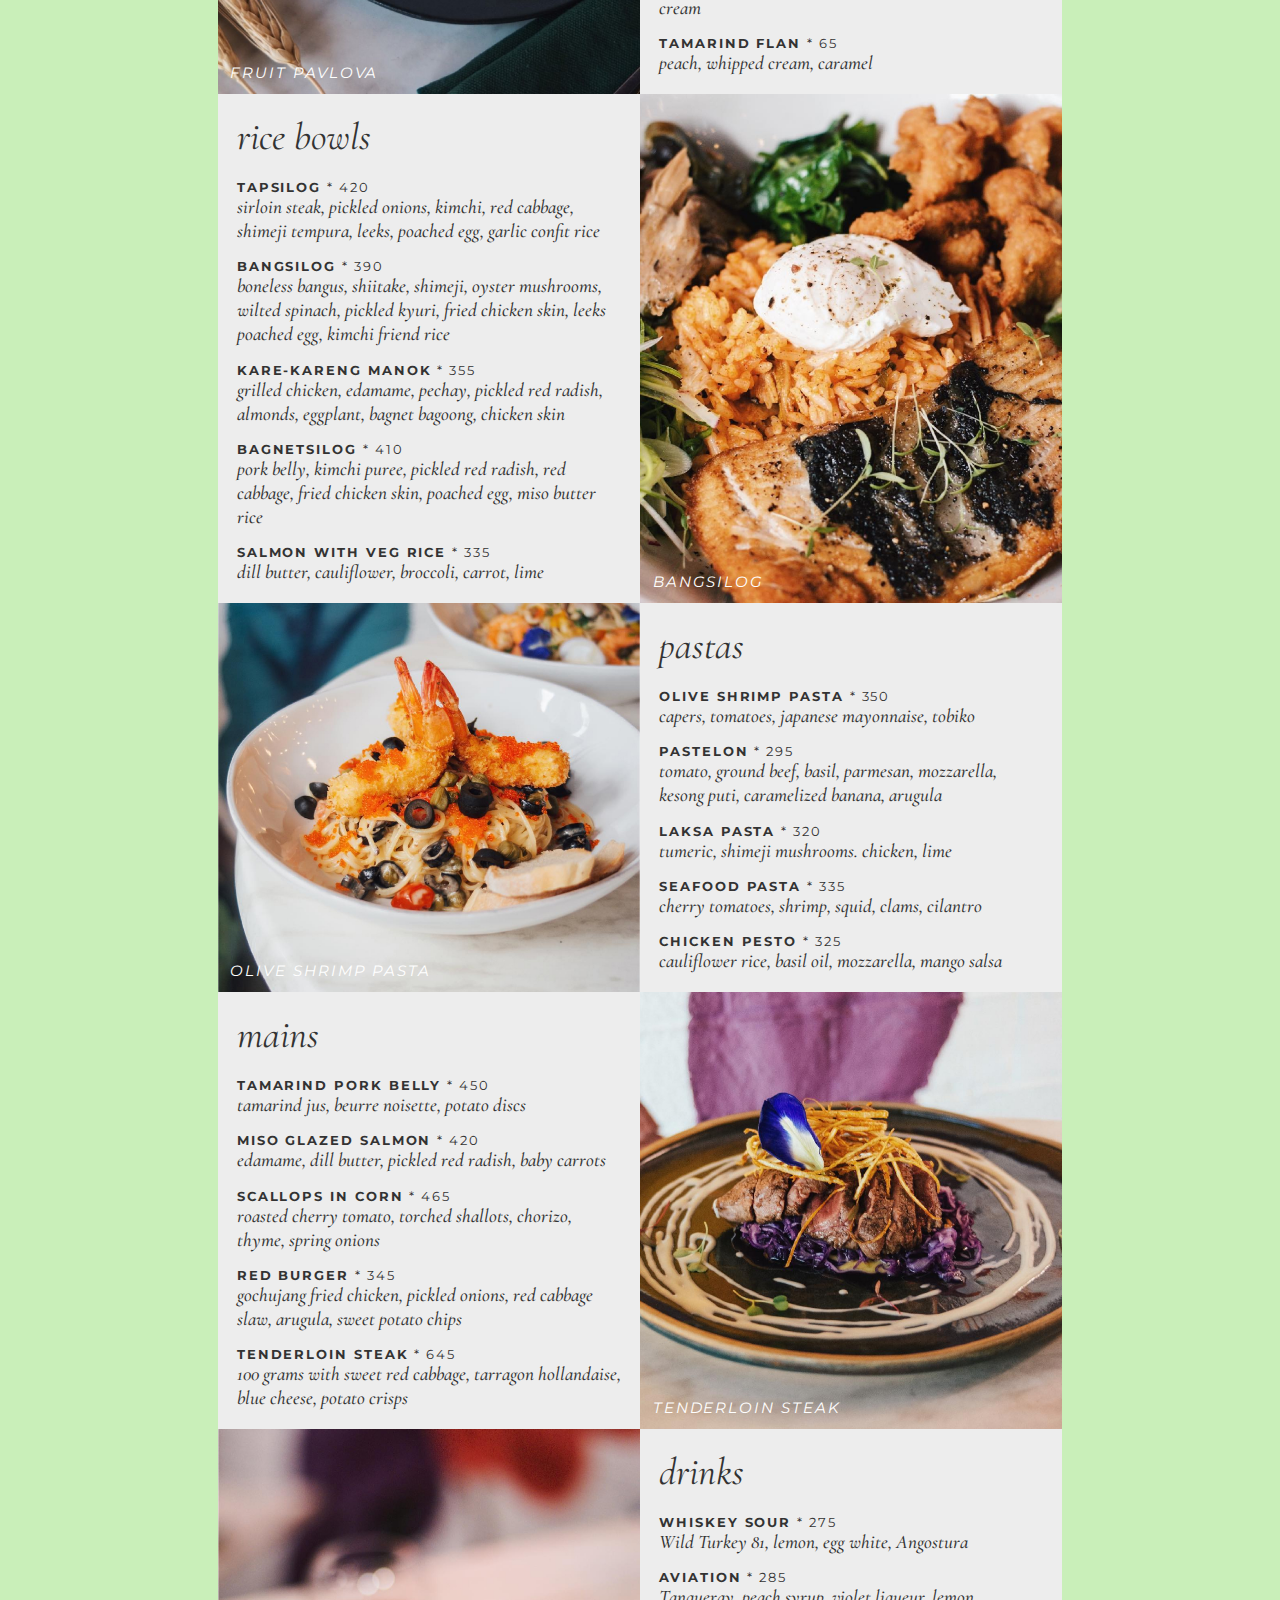
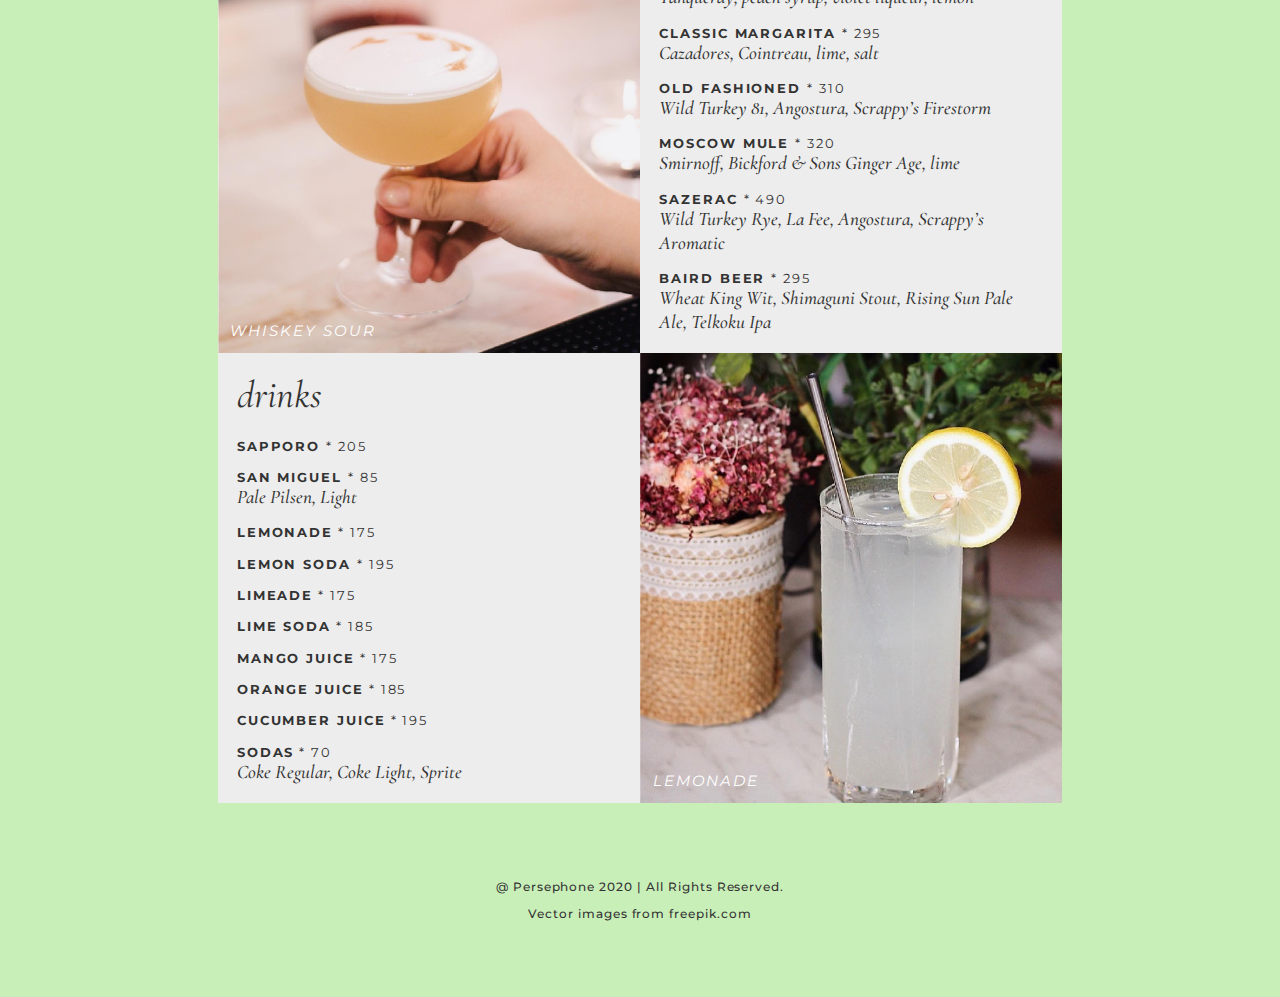
<file: menu.html>
<!DOCTYPE html>
<html>
    <head>
        <title>Persephone - Menu</title>
        <meta name="viewport" content="width=device-width">
        <meta charset="UTF-8">
        <link rel="stylesheet" type="text/css" href="CSS/style.css" media="screen" />
        <link href="https://fonts.googleapis.com/css?family=Cormorant+Garamond:300i,400i,500i|Montserrat:400,500,600&display=swap" rel="stylesheet">
        <link rel="icon" href="IMG/favicon.ico" type="image/x-icon"/>
    </head>
    <body class="menu">
        <nav>
            <ul>
                <li class="item">
                    <a href="index.html">home</a>
                </li>
                <li class="item">
                    <a href="#" class="active">menu</a>
                </li>
                <li class="item">
                    <a href="location.html">location</a>
                </li>
                <li>
                    <p class="nav">Persephone Café</p>
                    <embed src="SVG/logo-green.svg" type="image/svg+xml" class="logo"/> 
                    <p class="nav">A Seasonal Kitchen</p>
                </li>
                <li class="item">
                    <a href="about.html">about</a>
                </li>
                <li class="item">
                    <a href="careers.html">careers</a>
                </li>
                <li class="item">
                    <a href="contact.html">contact</a>
                </li>
            </ul>
            <span class="toggle" id="toggle">
                <h1 class="fas fa-bars">&#9776;</h1>
            </span>
        </nav>
		
		<section>
			<h1 class="title">menu</h1>
            <div class="container">
                <div class="row one">
                    <div class="image">
                        <h2>CLAM CHOWDER</h2>
                    </div>
                    <div class="content">
                        <h2>appetizers</h2>
                        <h3>CLAM CHOWDER <span class="price">* 175</span></h3>
                        <h4>clams, shrimp, garlic, potato, cream, basil, oil</h4>
                        <h3>ROASTED SQUASH SOUP <span class="price">* 165 </span></h3>
                        <h4>shrimp, squid, egg white, spinach, foie gras</h4>
                        <h3>FISHBALL <span class="price">* 185 </span></h3>
                        <h4>cream dory, squid, shrimp, mixed herbs, sweet & sour sauce</h4>
                        <h3>GAMBAS <span class="price">* 195 </span></h3>
                        <h4>shrimp, chill oil, gochujang, bell peppers, leeks</h4>
                        <h3>STUFFED MUSHROOM <span class="price">* 225 </span></h3>
                        <h4>portobello, beef, rosemary, dried cherry, potato crisps</h4>
                        <h3>SWEET POTATO CHIPS <span class="price">* 50 </span></h3>
                        <h3>FRIED KANG-KONG  <span class="price">* 50 </span></h3>
                    </div>
                </div>
                <div class="row two">
                    <div class="content">
                        <h2>appetizers</h2>
                        <h3>PARMESAN SOUP <span class="price">* 290</span></h3>
                        <h4>edamame, green peas, cream, bacon bits</h4>
                        <h3>CURRIED HUMMUS <span class="price">* 185</span></h3>
                        <h4>chickpea, coconut cream, mixed spices, garlic oil</h4>
                        <h3>CORN OKOY <span class="price">* 150</span></h3>
                        <h4>japanese sweet corn, shichimi togarashi, sansho, sriracha, mayonnaise</h4>
                        <h3>WAGYU CUBES <span class="price">* 410 </span></h3>
                        <h4>torched corn, sansho, sea salt, lemon, leeks</h4>
                        <h3>ENSALADA WITH MAHI-MAHI<span class="price"> * 210</span></h3>
                        <h4>sweet potato leaves, tomato, red onion, green papaya, salted egg honey sauce, ponzu, pea tendrils</h4>
                        <h3>CHICKEN SKIN <span class="price">* 65 </span></h3>
                    </div>
                    <div class="image">
                        <h2>ENSALADA WITH MAHI-MAHI</h2>
                    </div>
                </div>
                <div class="row three">
                    <div class="image">
                        <h2>FRUIT PAVLOVA</h2>
                    </div>
                    <div class="content">
                        <h2>desserts</h2>
                        <h3>VANILLA ICE CREAM<span class="price"> * 120</span></h3>
                        <h3>FRUIT PAVLOVA <span class="price">* 175</span></h3>
                        <h4>strawberry, mango, kiwi, whipped cream, balsamic reduction, dill, almonds</h4>
                        <h3>CHOCOLATE CARAMEL CAKE <br><span class="price">* 150 PER SLICE / 350 WHOLE</span></h3>
                        <h4>dark chocolate ganache, almonds, pink Himalayan salt, vanilla ice cream</h4>
                        <h3>BUKO PANDAN ICE CREAM <span class="price">* 410 </span></h3>
                        <h4>ube, muscavado, cashew</h4>
                        <h3>WALNUT BERRY COOKIES <span class="price">* 210</span></h3>
                        <h4>blueberries, raspberries, cherries, cinnamon, vanilla ice cream</h4>
                        <h3>TAMARIND FLAN <span class="price">* 65</span></h3>
                        <h4>peach, whipped cream, caramel</h4>
                    </div>
                </div>
                <div class="row four">
                    <div class="content">
                        <h2>rice bowls</h2>
                        <h3>TAPSILOG <span class="price">* 420</span></h3>
                        <h4>sirloin steak, pickled onions, kimchi, red cabbage, shimeji tempura, leeks, poached egg, garlic confit rice</h4>
                        <h3>BANGSILOG <span class="price">* 390 </span></h3>
                        <h4>boneless bangus, shiitake, shimeji, oyster mushrooms, wilted spinach, pickled kyuri, fried chicken skin, leeks poached egg, kimchi friend rice</h4>
                        <h3>KARE-KARENG MANOK <span class="price">* 355 </span></h3>
                        <h4>grilled chicken, edamame, pechay, pickled red radish, almonds, eggplant, bagnet bagoong, chicken skin</h4>
                        <h3>BAGNETSILOG <span class="price">* 410 </span></h3>
                        <h4>pork belly, kimchi puree, pickled red radish, red cabbage, fried chicken skin, poached egg, miso butter rice</h4>
                        <h3>SALMON WITH VEG RICE <span class="price">* 335</span></h3>
                        <h4>dill butter, cauliflower, broccoli, carrot, lime</h4>
                    </div>
                    <div class="image">
                        <h2>BANGSILOG</h2>
                    </div>
                </div>
                <div class="row five">
                    <div class="image">
                        <h2>OLIVE SHRIMP PASTA</h2>
                    </div>
                    <div class="content">
                        <h2>pastas </h2>
                        <h3>OLIVE SHRIMP PASTA <span class="price">* 350</span></h3>
                        <h4>capers, tomatoes, japanese mayonnaise, tobiko</h4>
                        <h3>PASTELON <span class="price">* 295 </span></h3>
                        <h4>tomato, ground beef, basil, parmesan, mozzarella, kesong puti, caramelized banana, arugula</h4>
                        <h3>LAKSA PASTA <span class="price">* 320 </span></h3>
                        <h4>tumeric, shimeji mushrooms. chicken, lime</h4>
                        <h3>SEAFOOD PASTA <span class="price">* 335 </span></h3>
                        <h4>cherry tomatoes, shrimp, squid, clams, cilantro</h4>
                        <h3>CHICKEN PESTO <span class="price">* 325 </span></h3>
                        <h4>cauliflower rice, basil oil, mozzarella, mango salsa</h4>
                    </div>
                </div>
                <div class="row six">
                    <div class="content">
                        <h2>mains</h2>
                        <h3>TAMARIND PORK BELLY <span class="price">* 450</span></h3>
                        <h4>tamarind jus, beurre noisette, potato discs</h4>
                        <h3>MISO GLAZED SALMON <span class="price">* 420 </span></h3>
                        <h4>edamame, dill butter, pickled red radish, baby carrots</h4>
                        <h3>SCALLOPS IN CORN <span class="price">* 465 </span></h3>
                        <h4>roasted cherry tomato, torched shallots, chorizo, thyme, spring onions</h4>
                        <h3>RED BURGER <span class="price">* 345 </span></h3>
                        <h4>gochujang fried chicken, pickled onions, red cabbage slaw, arugula, sweet potato chips</h4>
                        <h3>TENDERLOIN STEAK <span class="price">* 645 </span></h3>
                        <h4>100 grams with sweet red cabbage, tarragon hollandaise, blue cheese, potato crisps</h4>
                    </div>
                    <div class="image">
                        <h2>TENDERLOIN STEAK</h2>
                    </div>
                </div>
                <div class="row seven">
                    <div class="image">
                        <h2>WHISKEY SOUR</h2>
                    </div>
                    <div class="content">
                        <h2>drinks</h2>
                        <h3>WHISKEY SOUR <span class="price">* 275</span></h3>
                        <h4>Wild Turkey 81, lemon, egg white, Angostura</h4>
                        <h3>AVIATION <span class="price">* 285</span></h3>
                        <h4>Tanqueray, peach syrup, violet liqueur, lemon</h4>
                        <h3>CLASSIC MARGARITA <span class="price">* 295</span></h3>
                        <h4>Cazadores, Cointreau, lime, salt</h4>
                        <h3>OLD FASHIONED <span class="price">* 310</span></h3>
                        <h4>Wild Turkey 81, Angostura, Scrappy’s Firestorm</h4>
                        <h3>MOSCOW MULE <span class="price">* 320</span></h3>
                        <h4>Smirnoff, Bickford & Sons Ginger Age, lime</h4>
                        <h3>SAZERAC <span class="price">* 490</span></h3>
                        <h4>Wild Turkey Rye, La Fee, Angostura, Scrappy’s Aromatic</h4>
                        <h3>BAIRD BEER <span class="price">* 295</span></h3>
                        <h4>Wheat King Wit, Shimaguni Stout, Rising Sun Pale Ale, Telkoku Ipa</h4>
                    </div>
                </div>
                <div class="row eight">
                    <div class="content">
                        <h2>drinks</h2>
                        <h3>SAPPORO <span class="price">* 205</span></h3>
                        <h3>SAN MIGUEL <span class="price">* 85</span></h3>
                        <h4>Pale Pilsen, Light</h4>
                        <h3>LEMONADE<span class="price"> * 175</span></h3>
                        <h3>LEMON SODA <span class="price">* 195</span></h3>
                        <h3>LIMEADE<span class="price"> * 175</span></h3>
                        <h3>LIME SODA<span class="price"> * 185</span></h3>
                        <h3>MANGO JUICE<span class="price"> * 175</span></h3>
                        <h3>ORANGE JUICE<span class="price"> * 185</span></h3>
                        <h3>CUCUMBER JUICE<span class="price"> * 195</span></h3>
                        <h3>SODAS<span class="price"> * 70</span></h3>
                        <h4>Coke Regular, Coke Light, Sprite</h4>
                    </div>
                    <div class="image">
                        <h2>LEMONADE</h2>
                    </div>
                </div>
            </div>
        <footer class="second-footer">
            <h6 class="footer">@ Persephone 2020 | All Rights Reserved.</h6>			
            <h6 class="footer">Vector images from freepik.com</h6>
        </footer>
		</section>
	</body>
    <script src="JS/index.js"></script>
</html>
</file>
<file: CSS/style.css>
* {
    padding: 0;
    margin: 0;
    border: 0;
    font-family: 'Cormorant Garamond', serif;
    box-sizing: border-box;
    font-weight: 400;
}

html {
    font-size: 1.5vw;
}

body {
    position: relative;
}

img {
    width: 100%;
    vertical-align: middle;
}

a {
    text-decoration: none;
}

/*** NAVIGATION BAR ***/

nav {
    padding: 2vw 5vw 0vw;
    position: absolute;
    z-index: 100;
    width: 100%;
    left: 0;
    top: 0;
    text-align: center;
}

nav ul {
    display: grid;
    grid-template-columns: repeat(7, 1fr);
    align-items: center;
    list-style-type: none;
}

nav ul li a {
    font-family: 'Montserrat', sans-serif;
    text-transform: uppercase;
    letter-spacing: 0.25rem;
    font-size: 0.55rem;
    color: white;
    transition: all .4s ease;
    font-weight: 500;
}

.menu ul li a, .location ul li a, .about ul li a, .careers ul li a, .contact ul li a {
    color: #1A1A1A;
}

nav a.index-active:hover {
    color: #fff;
}

.index ul li a:hover, .index ul li .active {
    color: #e3b700;
}

.menu ul li a:hover, .menu ul li .active {
    color: #40C900;
}

.location ul li a:hover, .location ul li .active {
    color: #9500C6;
}

.about ul li a:hover, .about ul li .active {
    color: #BC990A;
}

.careers ul li a:hover, .careers ul li .active {
    color: #4F4F8E;
}

.contact ul li a:hover, .contact ul li .active {
    color: #008435;
}

nav ul li .logo {
    width: 7.5vw;
}

nav p, nav .toggle {
    display: none;
}

nav p.nav {
    font-style: italic;
}

/*** HEADER ***/

header, .instagram, .careers-index, .about .project .left-img, .contact-index, .about .percy-left, .location .column, .about div.project .right-img, .about .vibes .right-img, .about .heart, .contact .image {
    background-position: center;
    background-size: cover;
    background-repeat: no-repeat;
}

header.index {
    width: 100%;
    height: 110vh;
    background-image: url('../IMG/index/background.jpg');
    text-align: center;
    position: relative;
}

header.index h1 {
    padding-top: 35vh;
    font-style: italic;
    color: white;
    font-size: 1.75rem;
}

/*** INTRODUCTION ***/

.intro {
    padding: 10vw 12vw;
    text-align: center;
    color: #7F0099;
}

.intro .logo {
    width: 9vw;
    margin-bottom: 1vw;
}

.intro h2 {
    font-size: 1.75rem;
    letter-spacing: 0.05rem;
    font-weight: 500;
    font-style: italic;
}

.intro h3, .intro .left h2, .intro .right h2 {
    font-size: 1.25rem;
    letter-spacing: 0.01rem;
    font-weight: 500;
    font-style: italic;
}

.intro h3 {
    margin: 0.5vw 0 10vw;
}

.intro .container {
    display: flex;
    gap: 10vw;
    align-items: flex-end;
}

.intro .left, .intro .right {
    flex: 1;
}

.intro .left h2 {
    margin: 5vw 0 5vw;
}

.intro .right h2 {
    margin-bottom: 6vw;
}

.intro .left div, .intro .right div {
    position: relative;
}

.intro .left .flower {
    position: absolute;
    left: -5vw;
    bottom: -3vw;
    width: 10vw;
}

.intro .right .flower {
    position: absolute;
    right: -5.5vw;
    top: -5vw;
    width: 10vw;
}

.intro a div, .location-index a div, .about-index a div, .careers-index a div, .contact-index a div {
    font-family: 'Montserrat', sans-serif;
    display: inline-block;
    letter-spacing: 0.175rem;
    font-weight: 500;
    font-size: 0.8rem;
    transition: all .4s ease;
    padding: 0.9vw 1.8vw;
}

.intro a div {
    border: 0.2vw solid #7F0099;
    color: #7F0099;
    margin-bottom: 5vw;
}

.intro a div:hover {
    background: #7F0099;
    color: #fff;
}

/***** BESTSELLERS *****/

.bestsellers {
    background-color: #C9EFB9;
    padding: 3vw 18vw 2vw;
}

.bestsellers .container {
    position: relative;
    background: #C9EFB9;
}

.bestsellers .bestseller .container {
    display: flex;
    align-items: center;
}

.bestsellers .bestseller .left {
    flex: 0 0 40%;
}

.bestsellers .bestseller .right {
    flex: 0 0 60%;
    text-align: center;
    padding: 3vw;
}

.bestsellers h1 {
    font-size: 1.7rem;
    font-weight: 500;
    font-style: italic;
}

.bestsellers h2 {
    font-size: 0.7rem;
    margin: 1.25vw 0 1.5vw;
    font-family: 'Montserrat', sans-serif;
    line-height: 1.4rem;
    letter-spacing: 0.05rem;
}

.bestsellers .dots {
    width: 40%;
    display: flex;
    gap: 2.5vw;
    justify-content: center;
    padding-top: 1vw;
}

.bestsellers .dots .dot {
    height: 0.6vw;
    width: 0.6vw;
    background-color: #bbb;
    border-radius: 50%;
    transition: background-color 1.5s ease;
}

.bestsellers .dots .active {
    background-color: #333;
}

.bestsellers .bestseller {
    -webkit-animation-name: fade;
    -webkit-animation-duration: 1.5s;
    animation-name: fade;
    animation-duration: 1.5s;
}

@-webkit-keyframes fade {
    from {opacity: .4} 
    to {opacity: 1}
}

@keyframes fade {
    from {opacity: .4} 
    to {opacity: 1}
}

.bestsellers .prev, .bestsellers .next {
    cursor: pointer;
    position: absolute;
    top: 50%;    
    transform: translate(0, -50%);
    padding: 1vw;
    color: #333;
    font-weight: bold;
    font-size: 1.25rem;
    transition: 0.4s ease;
}

.bestsellers .prev {
    left: -4vw;
}

.bestsellers .next {
    right: -4vw;
}

.bestsellers .prev:hover, .bestsellers .next:hover {
    color: #bbb;
}

/*** LOCATION INDEX ***/

.location-index {
    padding: 12.5vw 27.5vw;
    background-color: #F9E8F8;
}

.location-index .container {
    position: relative;
}

.location-index .center {
    width: 100%;
    position: absolute;
    top: 50%;
    left: 50%;
    transform: translate(-50%, -50%);
    text-align: center;
}

.location-index .center {
    width: 100%;
    position: absolute;
    top: 50%;
    left: 50%;
    transform: translate(-50%, -50%);
    text-align: center;
}

.location-index .flower1 {
    width: 15vw;
    position: absolute;
    left: -6vw;
    top: -5vw;
}

.location-index .flower2 {
    width: 15vw;
    position: absolute;
    right: -6vw;
    bottom: -5vw;
}

.location-index h1 {
    color: white;
    font-size: 1.4rem;
    letter-spacing: 0.01rem;
    font-weight: 500;
    line-height: 2.25rem;
    padding: 0 12vw 5vw;
    font-style: italic;
}

.location-index a div, .careers-index a div {
    border: 0.2vw solid white;
    color: white;
}

.location-index a div:hover, .careers-index a div:hover {
    background: #fff;
    color: #7F0099;
}

/*** ABOUT INDEX ***/

.about-index {
    padding: 15vw;
    background-color: #C9EFB9;
}

.about-index .container {
    display: flex;
	gap: 4vw;
    align-items: flex-end;
    position: relative;
}

.about-index .flower1 {
    position: absolute;
    width: 20vw;
    left: -10vw;
    bottom: -10vw;
    z-index: 1;
}

.about-index .flower2 {
    position: absolute;
    width: 20vw;
    top: -10vw;
    right: -10vw;
    z-index: 1;
}

.about-index .container .left {
    flex: 4;
}

.about-index .container .right {
    text-align: right;
    flex: 5;
}

.about-index .flower {
    position: relative;
}

.about-index img {
    position: relative;
    z-index: 5;
}

.about-index .container h2 {    
    font-size: 1.25rem;
    letter-spacing: 0.01rem;
    line-height: 2rem;
    text-align: justify;
    font-style: italic;
}

.about-index .container .left h2 {    
    padding-bottom: 3vw;
}

.about-index .container .right h2 {    
    padding: 3vw 0 0;
}

.about-index a div, .contact-index a div {
    border: 0.2vw solid #333333;
    color: #333333;
}

.about-index a div:hover, .contact-index a div:hover {
    background: #333;
    color: #C9EFB9;
}

/*** INSTAGRAM ***/

.instagram {
    background-image: url('../SVG/index/instagram-background.svg');
    text-align: center;
    padding: 10vw;
}

.instagram .container {
    display: grid;
    gap: 2vw;
    grid-template-columns: 1fr 1fr 1fr;
}

.instagram a {
    flex: 1 0 25%;
    transition: all 0.4s ease;
}

.instagram a:hover {
    opacity: 0.8;
}

.instagram h1 {
    padding-bottom: 5vw;
    font-size: 1.75rem;
    letter-spacing: 0.05rem;
    font-weight: 500;
    font-style: italic;
}

/*** EVENTS ***/

.events {
    background-color: #F3F3F3;
    background-image: url('../SVG/index/events-background.svg');
    background-size: contain;
    background-position: right;
    background-repeat: no-repeat;
    text-align: left;
    padding: 10vw;
}

.events h1 {
    font-size: 7rem;
    font-weight: 500;
    letter-spacing: 0.5rem;
    color: #D0D0D0;
    line-height: 7rem;
    font-style: italic;
}

.events .container {
    display: grid;
	gap: 2vw;
    grid-template-columns: 1fr 1fr 1fr;
}

.events .container .event {
    flex: 1 0 25%;
    background: white;
    transition: all .4s ease;
    font-style: italic;
}

.events .container .image {
    background-position: center;
    background-size: cover;
    background-repeat: no-repeat;
    padding-top: 50%;
}

.events .container .one .image {background-image: url('../IMG/index/event1.png');}
.events .container .two .image {background-image: url('../IMG/index/event2.png');}
.events .container .three .image {background-image: url('../IMG/index/event3.png');}
.events .container .four .image {background-image: url('../IMG/index/event4.png');}
.events .container .five .image {background-image: url('../IMG/index/event5.png');}
.events .container .six .image {background-image: url('../IMG/index/event6.png');}

.events .container .event .content {
    padding: 1vw;
}

.events .event .content h3 {
    font-size: 1rem;
    font-weight: 700;
    color: #333333;
}

.events .event .content h4 {
    font-size: 0.5rem;
    margin: 0.5vw 0;
    font-weight: 600;
    color: #7F7F7F;
    font-family: 'Montserrat', sans-serif;
}

.events .event .content h5 {
    font-size: 0.5rem;
    line-height: 0.8rem;
    font-weight: 500;
    color: #9B9B9B;
    font-family: 'Montserrat', sans-serif;
    text-align: justify;
}

.events .event:hover {
    opacity: 0.8;
}

/*** CAREERS INDEX ***/

.careers-index {
    width: 100%;
    background-image: url('../IMG/index/background-careers.jpg');
    text-align: center;
    color: white;
    padding: 10vw;
}

.careers-index .logo {
    width: 10vw;
    margin-bottom: 2vw;
}

.careers-index h1 {
    font-family: 'Montserrat', sans-serif;
    font-weight: 600;
    font-size: 1.4rem;
    letter-spacing: 0.3rem;
}

.careers-index p {
    font-size: 1.25rem;
    letter-spacing: 0.01rem;
    font-weight: 500;
    line-height: 1.75rem;
    margin: 3vw 21vw 4vw;
    font-style: italic;
}

.careers-index a {
    color: white;
}

/*** CONTACT INDEX ***/

.contact-index {
    width: 100%;
    padding: 5vw;
    background-image: url('../IMG/index/background-contact.jpg');
    display: flex;
    flex-direction: column;
    justify-content: center;
    align-items: center;
    gap: 2vw;
}

.contact-index h1 {
    font-weight: 500;
    font-size: 3rem;
    color: #333333;
    font-style: italic;
}

.contact-index p {
    font-family: 'Montserrat', sans-serif;
    font-size: 0.9rem;
    letter-spacing: 0.05rem;
    color: #333333;
    line-height: 30px;
    text-align: center;
    padding: 0 25vw;
}

.contact-index a {
    color: #333333;
}

/*** MENU ***/

.menu {
    background: #C9EFB9;
    text-align: center;
}

.menu .container {
    padding: 0 17vw;
}

h1.title {
    padding: 15vw 0 5vw;
    font-style: italic;
    font-size: 2.5rem;
    letter-spacing: 0.05rem;
    color: #1A1A1A;
    font-weight: 500;
}

.menu .row {
    display: flex;
}

.menu .row .image {
    background-position: center;
    background-size: cover;
    background-repeat: no-repeat;
    position: relative;
    flex: 0 0 50%;
    padding: 1vw;
}

.menu .image h2 {
    font-style: italic;
    font-size: 0.8rem;
    color: #fff;
    font-family: 'Montserrat', sans-serif;
    letter-spacing: 0.1rem;
    position: absolute;
    bottom: 1vw;
    left: 1vw;
}

.menu .one .image {background-image: url('../IMG/menu/menu1.jpg');}
.menu .two .image {background-image: url('../IMG/menu/menu2.jpg');}
.menu .three .image {background-image: url('../IMG/menu/menu3.jpg');}
.menu .four .image {background-image: url('../IMG/menu/menu4.jpg');}
.menu .five .image {background-image: url('../IMG/menu/menu5.jpg');}
.menu .six .image {background-image: url('../IMG/menu/menu6.jpg');}
.menu .seven .image {background-image: url('../IMG/menu/menu7.jpg');}
.menu .eight .image {background-image: url('../IMG/menu/menu8.jpg');}

.menu .content {
    flex: 0 0 50%;
    background: #EDEDED;
    text-align: left;
    padding: 1.5vw;
}

.menu .content h2 {
    font-style: italic;
    font-size: 2rem;
    color: #333333;
    margin-bottom: 1.5vw;
}

.menu h3 {
    font-size: 0.7rem;
    color: #333333;
    font-weight: 700;
    font-family: 'Montserrat', sans-serif;
    letter-spacing: 0.1rem;
    margin-top: 1.2vw;
}

.menu .price {
    font-size: 0.7rem;
    color: #333333;
    font-family: 'Montserrat', sans-serif;
    letter-spacing: 0.1rem;
}

.menu h4 {
    font-weight: 500;
    font-style: italic;
    font-size: 1rem;
    color: #333333;
}

/*** LOCATION ***/

.location {
    background: #EBD9F9;
    text-align: center;
}

.location section {
    padding: 0 10vw;
}

.location .row {
    display: grid;
    grid-template-columns: 1fr 1fr;
    gap: 1vw;
}

.location .column {
    padding-top: 60%;
}

.location .one {background-image: url('../IMG/location/loc1.jpg');}
.location .two {background-image: url('../IMG/location/loc2.jpg');}
.location .three {background-image: url('../IMG/location/loc3.jpg');}
.location .four {background-image: url('../IMG/location/loc4.jpg');}

.location .desc1 {
    margin: 10vw 35vw 5vw 5vw;
    position: relative;
}

.location .flower1 {
    width: 7vw;
    position: absolute;
    left: 2vw;
    bottom: 1vw;
}

.location .desc2 {
    margin: 0 5vw 8vw 25vw;
    position: relative;
}

.location .flower2 {
    width: 7vw;
    position: absolute;
    right: 0vw;
    bottom: 1vw;
}

.location h2 {
    font-style: italic;
    font-weight: 500;
    font-size: 1.5rem;
    z-index: 5;
    position: relative;
}

.location h2.question {
    padding: 10vw 0 5vw;
}

.location span {
    color: #9414AF;
    font-weight: 500;
}

.location img.direction {
    padding: 0 12vw 3vw;
}

.location .directions {
    padding: 0 12vw;
    display: grid;
    grid-template-columns: 1fr 6fr 1fr 6fr;
    gap: 1.5vw;
}

.location .text h2 {
    font-size: 1.2rem;
    text-align: left;
}

/*** ABOUT ***/

.about {
    background: #F9EFC5;
    text-align: center;
}

.about p {
    font-style: italic;
    font-weight: 500;
    font-size: 1.3rem;
    line-height: 1.75rem;
    color: #333;
    z-index: 10;
    position: relative;
}

.about .statue {
    padding: 0 20vw;
    display: grid;
    grid-template-columns: 1fr 4fr;
    align-items: center;
    gap: 1vw;
}

.about span {
    font-weight: 500;
    color: #847225;
}

.about .owner {
    padding: 5vw 8vw 10vw;
    display: grid;
    grid-template-columns: 1fr 1fr;
    align-items: center;
    gap: 5vw;
}

.about .owner .image {
    position: relative;
}

.about .persephone {
    width: 20vw;
    position: absolute;
    left: -10vw;
    top: 50%;
    transform: translate(0, -50%);
}

.about .filipino {
    margin: 0 24vw;
    position: relative;
}

.about .filipino .quote1 {
    position: absolute;
    width: 5vw;
    left: -8vw;
    top: 3vw;
}

.about .filipino .quote2 {
    transform: rotate(180deg);
    position: absolute;
    width: 5vw;
    right: -8vw;
    bottom: 3vw;
}

.about .mural {
    padding: 10vw 8vw 5vw;
    display: grid;
    grid-template-columns: 3fr 4fr;
    gap: 5vw;
    position: relative;
    align-items: center;
}

.about .mural .flower {
    position: absolute;
    right: 0;
    bottom: -6vw;
    width: 30vw;
}

.about .project {
    padding: 0vw 8vw;
    display: grid;
    grid-template-columns: 4fr 4fr;
    gap: 5vw;
    position: relative;
    align-items: center;
}

.about .project .flower {
    position: absolute;
    left: 0;
    top: -12vw;
    width: 30vw;
}

.about .project img, .about .mural img {
    z-index: 5;
}

.about .customers {
    margin: 13vw 0 15vw;
    position: relative;
    width: 100%;
    display: grid;
    grid-template-columns: 3fr 4fr 3fr;
}

.about .customers .middle {
    padding: 10vw 3vw;
    background: linear-gradient(0deg, rgba(130, 123, 96, 0.7), rgba(130, 123, 96, 0.7)), url('../IMG/about/customers.jpg');
}

.about .customers .side {
    background: linear-gradient(0deg, rgba(249, 232, 162, 0.7), rgba(249, 232, 162, 0.7)), url('../IMG/about/customers.jpg');
}

.about .customers .side, .about .customers .middle {
    background-position: center;
    background-size: cover;
    background-repeat: no-repeat;
}

.about .customers p {
    color: white;
}

.about .customers .lines1 {
    position: absolute;
    left: 0;
    top: -5vw;
    width: 100%;
}

.about .customers .lines2 {
    position: absolute;
    left: 0;
    bottom: -6vw;
    width: 100%;
}

.about .interiors {
    padding: 0 8vw;
    position: relative;
}

.about .interiors-left, .about .interiors-right {
    display: grid;
    grid-template-columns: 4fr 3fr;
    align-items: center;
    gap: 4vw;
}

.about .interiors-right {
    grid-template-columns: 3fr 4fr;
    margin-top: 5vw;
}

.about .interiors .logo {
    width: 12vw;
    position: absolute;
    left: 50%;
    top: 50%;
    transform: translate(-50%, -50%);
}

/*** CAREERS ***/

.careers {
    background: #E6E6FC;
    text-align: center;
}

.careers h2 {
    font-style: italic;
    font-weight: 500;
    font-size: 1.2rem;
    color: #4F4F8E;
    padding: 0 17vw 7vw;
}

.careers .container {
    padding: 0 15vw;
}

.careers .row {
    display: grid;
    grid-template-columns: 1fr 1fr;
}

.careers .row .content {
    padding: 5vw;
    text-align: left;
}

.careers .row embed {
    width: 8vw;
}

.careers .row .content:nth-child(even) {
    background: #F49F80;
}

.careers .row .content:nth-child(odd) {
    background: #403A6D;
}

.careers .row h3 {
    font-family: 'Montserrat', sans-serif;
    font-weight: 700;
    font-size: 0.8rem;
    letter-spacing: 0.1rem;
    color: #403A6D;
    margin: 2vw 0 3vw;
}

.careers .row h4 {
    font-family: 'Montserrat', sans-serif;
    font-size: 0.8rem;
    letter-spacing: 0.05rem;
    color: #403A6D;
}

.careers .row .content:nth-child(even) h4, .careers .row .content:nth-child(even) h3 {
    color: #403A6D;
}

.careers .row .content:nth-child(odd) h4, .careers .row .content:nth-child(odd) h3 {
    color: #F49F80;
}

.careers .row .image {
    background-position: center;
    background-size: cover;
    background-repeat: no-repeat;
    position: relative;
}

.careers .one .image {background-image: url('../IMG/careers/career1.jpg');}
.careers .two .image {background-image: url('../IMG/careers/career2.jpg');}
.careers .three .image {background-image: url('../IMG/careers/career3.jpg');}
.careers .four .image {background-image: url('../IMG/careers/career4.jpg');}

/***** FOOTER *****/

footer {
    padding: 2.5vw;
    background-color: #E0E0E0;
    text-align: center;
    display: flex;
    flex-direction: column;
    gap: 1vw;
}

footer p, h6.footer {
    font-family: 'Montserrat', sans-serif;
    color: #333333;
    font-size: 0.6rem;
    letter-spacing: 0.05rem;
    font-weight: 500;
    font-style: normal;
    line-height: normal;
}

footer.second-footer {
    padding: 6vw 0;
    background: none;
}

/***** FORM *****/

.contact {
    background: #D6E5DD;
    text-align: center;
}

.contact .image {
    background-image: url('../IMG/contact/form.jpg');
    width: 100%;
}

.contact .form {
    padding: 0 13vw;
    display: grid;
    grid-template-columns: 3fr 5fr;
}

.contact form {
    background-color: #EFEFEF;
    padding: 5vw;
    text-align: left;
}

.contact h2 {
    font-style: italic;
    font-weight: 500;
    font-size: 1.2rem;
    color: #333;
    margin-bottom: 2vw;
    text-align: center;
}

.contact form p {
    font-style: italic;
    font-weight: 500;
    font-size: 1.2rem;
    color: #738C7D;
    margin-bottom: 0.5vw;
}

.contact input[type=text], .contact input[type=email], textarea {
    width: 100%;
    padding: 1vw;
    margin-bottom: 1.5vw;
    font-family: 'Montserrat', sans-serif;
    font-size: 0.7rem;
    letter-spacing: 1px;
    border: 0.01vw solid #757574;
}

::placeholder { 
  color: #BBBCBB;
  opacity: 1;
}

.submit {
    text-align: right;
}

.submit input {
    padding: 0.4vw 3vw;
    background: #738C7D;
	color: white;
	border: none;
	font: inherit;
	cursor: pointer;
    font-style: italic;
    font-weight: 500;
    font-size: 1.2rem;
}

/*** TABLETS ***/

@media (max-width: 991px) {
    html {
        font-size: 2.2vw;
    }
    
    body {
        padding-top: 10vw;
    }
    
    nav {
        position: fixed;
        background: #C9EFB9;
        padding: 1.5vw;
        box-shadow: 0 0 2vw rgba(0, 0, 0, 0.2);
    }
    
    nav ul {
        display: flex;
        flex-direction: column;
    }
    
    nav ul li:nth-child(4) {
        display: grid;
        grid-template-columns: 1fr auto 1fr;
        width: 100%;
        align-items: center;
        justify-content: center;
        gap: 4vw;
        order: 1;
    }
    
    nav ul li.item {
        display: none;
        order: 2;
        color: black;
        padding: 1vw;
    }
    
    nav ul li.item a {
        color: black;
    }
    
    nav ul li.item a.index-active {
        color: #6B996B;
    }
    
    nav ul li.item a.menu-active {
        color: #40C900;
    }
    
    nav ul li.active-item {
        display: block;
        position: static;
    }
    
    nav ul li p.nav {
        display: block;
        font-size: 1.5rem;
        letter-spacing: 0.01rem;
    }
    
    nav ul li p:nth-child(1) {
        justify-self: flex-end;
    }
    
    nav ul li p:nth-child(3) {
        justify-self: flex-start;
    }
    
    nav ul li .logo {
        width: 9vw;
        margin: 0;
    }
    
    nav .toggle {
        position: absolute;
        right: 4vw;
        top: 5vw;
        display: block;
    }
    
    nav .toggle h1 {
        font-size: 1rem;
        line-height: 1rem;
        color: #6B996B;
    }
    
    header.index {
        height: 90vh;
    }
    
    header.index h1 {
        padding-top: 18vh;
    }
    
    .intro {
        padding: 10vw;
    }
    
    .intro h3, .intro .left h2, .intro .right h2 {
        font-size: 1.25rem;
        letter-spacing: 0.01rem;
        font-weight: 500;
    }
    
    .bestsellers {
        padding: 5vw 10vw 3vw;
    }
    
    .bestsellers .dots {
        padding-top: 2vw;
        gap: 4vw;
    }
    
    .bestsellers .prev {
        left: -6vw;
    }
    
    .bestsellers .next {
        right: -6vw;
    }
    
    .location-index {
        padding: 10vw 20vw;
    }

    .location-index h1 {
        padding: 0 10vw 5vw;
    }
    
    .about-index {
        padding: 10vw;
    }
    
    .about-index .flower2 {
        width: 15vw;
        top: -7vw;
        right: -8vw;
    }
    
    .about-index .flower1 {
        width: 15vw;
        left: -7vw;
        bottom: -7vw;
    }
    
    .events h1 {
        font-size: 6rem;
        letter-spacing: 0.2rem;
        line-height: 6rem;
    }
    
    .careers-index p {
        margin: 3vw 13vw 4vw;
    }

    .contact-index p {
        padding: 0 15vw;
    }

    footer {
        padding: 3.5vw;
    }
    
    /*** MENU ***/
    
    h1.title {
        padding: 10vw 0 8vw;
    }
    
    .menu .container, .location section {
        padding: 0 5vw;
    }
    
    .menu .content {
        padding: 3vw;
    }
    
    .menu .content h2 {
        margin-bottom: 3vw;
    }
    
    .menu .image h2 {
        bottom: 2.5vw;
        left: 3vw;
    }
    
    /*** LOCATION ***/
    
    .location nav {
        background: #EBD9F9;
    }
    
    .location nav .toggle h1 {
        color: #9414AF;
    }
    
    .location .desc1 {
        margin: 15vw 18vw 5vw;
    }
    
    .location .flower1 {
        width: 10vw;
        left: 1.5vw;
    }
    
    .location .desc2 {
        margin: 0 10vw 10vw;
    }
    
    .location .flower2 {
        width: 9vw;
        bottom: 2vw;
    }
    
    .location h2.question {
        padding: 10vw 0 10vw;
    }
    
    .location img.direction {
        padding: 0 0 5vw;
    }
    
    .location .directions {
        padding: 0 0 5vw;
    }
    
    /*** ABOUT ***/
    
    .about nav {
        background: #F9EFC5;
    }
    
    .about nav .toggle h1 {
        color: #D6C785;
    }

    .about p {
        font-size: 1.2rem;
    }
    
    .about .statue {
        padding: 0 10vw;
    }
    
    .about .owner {
        align-items: flex-end;
        padding: 10vw 8vw 10vw;
    }
    
    .about .persephone {
        width: 20vw;
        left: 50%;
        top: -10vw;
        transform: translate(-50%, 0);
    }
    
    .about .filipino {
        margin: 0 15vw;
    }
    
    .about .mural {
        padding: 10vw 8vw 5vw 0;
        gap: 8vw;
    }
    
    .about .project {
        padding: 0vw 0 0 8vw;
        gap: 8vw;
    }
    
    .about .customers {
        grid-template-columns: 1fr 2fr 1fr;
    }
    
    .about .interiors {
        padding: 0 8vw;
    }
    
    .about .interiors-left, .about .interiors-right {
        display: flex;
        flex-direction: column-reverse;
    }
    
    p.footer {
        font-size: 0.6rem;
    }
    
    /*** CAREERS ***/
    
    .careers nav {
        background: #E6E6FC;
    }
    
    .careers nav .toggle h1 {
        color: #4F4F8E;
    }
    
    .careers h2 {
        padding: 0 10vw 7vw;
    }
    
    .careers .container {
        padding: 0 5vw;
    }
    
    /*** CONTACT ***/
    
    .contact nav {
        background: #D6E5DD;
    }
    
    .contact nav .toggle h1 {
        color: #809E8C;
    }
    
    .contact .form {
        padding: 0 5vw;
    }
}

/*** LANDSCAPE PHONES ***/

@media (max-width: 767px) {
    html {
        font-size: 3.5vw;
    }
    
    nav {
        padding: 2vw;
    }
    
    nav ul li .logo, .intro .logo {
        width: 13vw;
    }
    
    nav ul li p.nav {
        font-size: 1.1rem;
    }
    
    nav .toggle {
        top: 7vw;
    }
    
    header.index h1 {
        font-size: 2rem;
    }
    
    .intro, .location-index, .about-index {
        padding: 15vw;
    }   
    
    .intro .container {
        flex-direction: column-reverse;
        gap: 0;
    }
    
    .intro .right {
        display: flex;
        flex-direction: column-reverse;
    }
    
    .intro .right h2, .intro .left h2 {
        margin: 10vw 0;
    }
    
    .intro .right .flower {
        top: auto;
        right: -11vw;
        bottom: -6vw;
        width: 20vw;
    }
    
    .intro .left .flower {
        left: -9vw;
        bottom: -9vw;
        width: 20vw;
    }
    
    .intro a div {
        margin-bottom: 0;
    }
    
    .intro a div, .location-index a div, .about-index a div, .careers-index a div, .contact-index a div {
        font-size: 0.7rem;
        padding: 1.5vw 3vw;
    }
    
    .bestsellers {
        padding: 15vw 15vw 10vw;
    }
    
    .bestsellers .bestseller .container {
        flex-direction: column;
        gap: 5vw;
    }
    
    .bestsellers .bestseller .right {
        padding: 3vw 0;
    }
    
    .bestsellers .next {
        right: -10vw;
    }
    
    .bestsellers .prev {
        left: -10vw;
    }
    
    .bestsellers h2 {
        margin: 3vw 0;
    }
    
    .bestsellers .dots {
        width: 100%;
        gap: 6vw;
    }
    
    .bestsellers .dots .dot {
        height: 1vw;
        width: 1vw;
    }
    
    .location-index h1 {
        padding: 0 10vw 5vw;
    }
    
    .location-index .flower1 {
        width: 25vw;
        left: -10vw;
        top: -10vw;
    }
    
    .location-index .flower2 {
        width: 25vw;
        right: -10vw;
        bottom: -10vw;
    }
    
    .about-index .container {
        flex-direction: column;
        gap: 0;
    }
    
    .about-index .container .left {
        display: flex;
        position: relative;
        flex-direction: column-reverse;
    }
    
    .about-index .container .left h2 {
        padding: 10vw 0;
    }
    
    .about-index .container .right h2 {
        padding: 10vw 0 0;
    }
    
    .about-index .flower1 {
        width: 20vw;
        left: -10vw;
        bottom: -10vw;
    }
    
    .about-index .flower2 {
        width: 20vw;
        top: auto;
        right: -10vw;
        bottom: -10vw;
        transform: rotate(90deg);
    }

    .instagram .container {
        grid-template-columns: 1fr 1fr;
    }
    
    .events {
        background-position: top right;
        background-size: 60%;
        background-repeat: repeat-y;
    }
    
    .events h1 {
        font-size: 6rem;
        line-height: 4rem;
        padding-bottom: 5vw;
    }

    .events .container {
        gap: 5vw;
        grid-template-columns: 1fr;
    }
    
    .events .container .event .content {
        padding: 3vw;
    }

    .events .event .content h4 {
        margin: 2vw 0;
        font-size: 0.6rem;
    }
    
    .careers-index {
        padding: 15vw 5vw;
    }
    
    .careers-index h1 {
        padding: 0 10vw;
        line-height: 2.5rem;
    }

    .careers-index p {
        margin: 6vw 2vw 8vw;
    }
    
    .contact-index {
        padding: 15vw 10vw;
        gap: 5vw;
    }

    .contact-index p {
        padding: 0 5vw;
    }
    
    /*** MENU ***/
    
    h1.title {
        padding: 15vw 0 10vw;
    }
    
    .menu .container, .location section {
        padding: 0;
    }
    
    .menu .row {
        flex-direction: column;
    }
    
    .menu .row .image {
        padding-top: 100%;
    }
    
    .menu .content {
        padding: 10vw;
    }
    
    .menu .row:nth-child(even) {
        flex-direction: column-reverse;
    }
    
    .menu .image h2 {
        bottom: 10vw;
        left: 10vw;
    }
    
    .menu h3 {
        margin-top: 4vw;
    }
    
    .menu .content h2 {
        margin-bottom: 6vw;
    }
    
    footer.second-footer {
        padding: 10vw 0;
        background: none;
    }
    
    /*** LOCATION ***/
    
    .location .row {
        grid-template-columns: 1fr;
        gap: 0vw;
    }
    
    .location h2 {
        font-size: 1.2rem;
    }
    
    .location .desc1 {
        margin: 15vw 15vw 10vw;
    }
    
    .location .flower1 {
        width: 12vw;
        left: 3vw;
        bottom: 2vw;
    }
    
    .location .desc2 {
        margin: 0 5vw 10vw;
    }
    
    .location .flower2 {
        width: 12vw;
    }
    
    .location .directions {
        grid-template-columns: 1fr 6fr;
        gap: 10vw 5vw;
        padding: 10vw 15vw 5vw;
    }
    
    /*** ABOUT ***/
    
    .about .statue {
        display: flex;
        flex-direction: column-reverse;
        justify-content: center;
        gap: 10vw;
        padding: 0 10vw;
    }
    
    .about .statue img {
        width: 30%;
    }
    
    .about .owner {
        display: flex;
        flex-direction: column;
        gap: 30vw;
    }
    
    .about .persephone {
        width: 40vw;
        top: -20vw;
    }
    
    .about .mural, .about .project {
        display: flex;
        padding: 15vw 0;
        flex-direction: column;
        gap: 10vw;
    }
    
    .about .mural p, .about .project p {
        padding: 0 15vw;
    }
    
    .about .mural .flower, .about .project .flower {
        width: 50vw;
    }
    
    .about .project {
        padding: 0 0;
    }
    
    .about .customers {
        margin: 0 0 15vw;
        grid-template-columns: 1fr;
    }
    
    .about .customers .side {
        padding-top: 100%;
    }
    
    .about .customers .lines1, .about .customers .lines2 {
        z-index: 15;
    }
    
    .about .customers .middle {
        padding: 20vw 15vw;
    }
    
    .about .interiors {
        padding: 0 10vw;
    }
    
    .about .interiors-left, .about .interiors-right {
        gap: 10vw;
    }
    
    .about .interiors .logo {
        width: 15vw;
    }
    
    /*** CAREERS ***/
    
    .careers .container {
        padding: 0;
    }
    
    .careers h2 {
        padding: 0 10vw 15vw;
    }
    
    .careers .row {
        display: flex;
        flex-direction: column-reverse;
    }
    
    .careers .row:nth-child(odd) {
        flex-direction: column;
    }
    
    .careers .row .image {
        padding: 50%;
    }
    
    .careers .row .content {
        padding: 15vw 20vw;
    }
    
    .careers .row h3 {
        margin: 5vw 0;
    }
    
    .careers .row embed {
        width: 20vw;
    }
    
    /*** CONTACT ***/

    .contact .form {
        padding: 0;
        grid-template-columns: 1fr;
    }
    
    .contact form {
        padding: 10vw;
    }
    
    .contact h2 {
        margin-bottom: 5vw;
    }
    
    .contact input[type=text], .contact input[type=email], textarea {
        margin-bottom: 5vw;
        padding: 2vw;
    }
    
    .contact form p {
        margin-bottom: 1vw;
    }
    
    .submit input {
        padding: 1vw 7vw;
    }
}

/*** PORTRAIT PHONES ***/

@media (max-width: 575px) {
    html {
        font-size: 4vw;
    }
    
    nav ul li p.nav {
        font-size: 1rem;
    }
    
    nav .toggle {
        right: 3vw;
    }
    
    .intro, .location-index, .about-index {
        padding: 20vw 15vw;
    }
    
    /*** LOCATION ***/
    
    .location .desc1 {
        margin: 15vw 10vw 13vw;
    }
    
    .location .flower1 {
        width: 14vw;
        left: 3.5vw;
    }
    
    .location .desc2 {
        margin: 0 5vw 12vw;
    }
    
    .location .flower2 {
        bottom: 8.5vw;
        right: 3vw;
    }
    
    .location .directions {
        padding: 10vw 12vw 5vw;
    }
    
    .location h2.question {
        padding: 13vw 0;
    }
    
    /*** ABOUT ***/
    
    .about .mural p, .about .project p {
        padding: 0 10vw;
    }
    
    .about .customers .middle {
        padding: 25vw 10vw;
    }
    
    .about .interiors {
        padding: 0;
    }
    
    .about .interiors p {
        padding: 0 10vw;
    }
    
    .about .interiors .logo {
        width: 20vw;
    }
    
    /*** CAREERS ***/
    
    .careers h2 {
        padding: 0 5vw 10vw;
    }
    
    .careers .row .content {
        padding: 15vw;
    }
}
</file>
